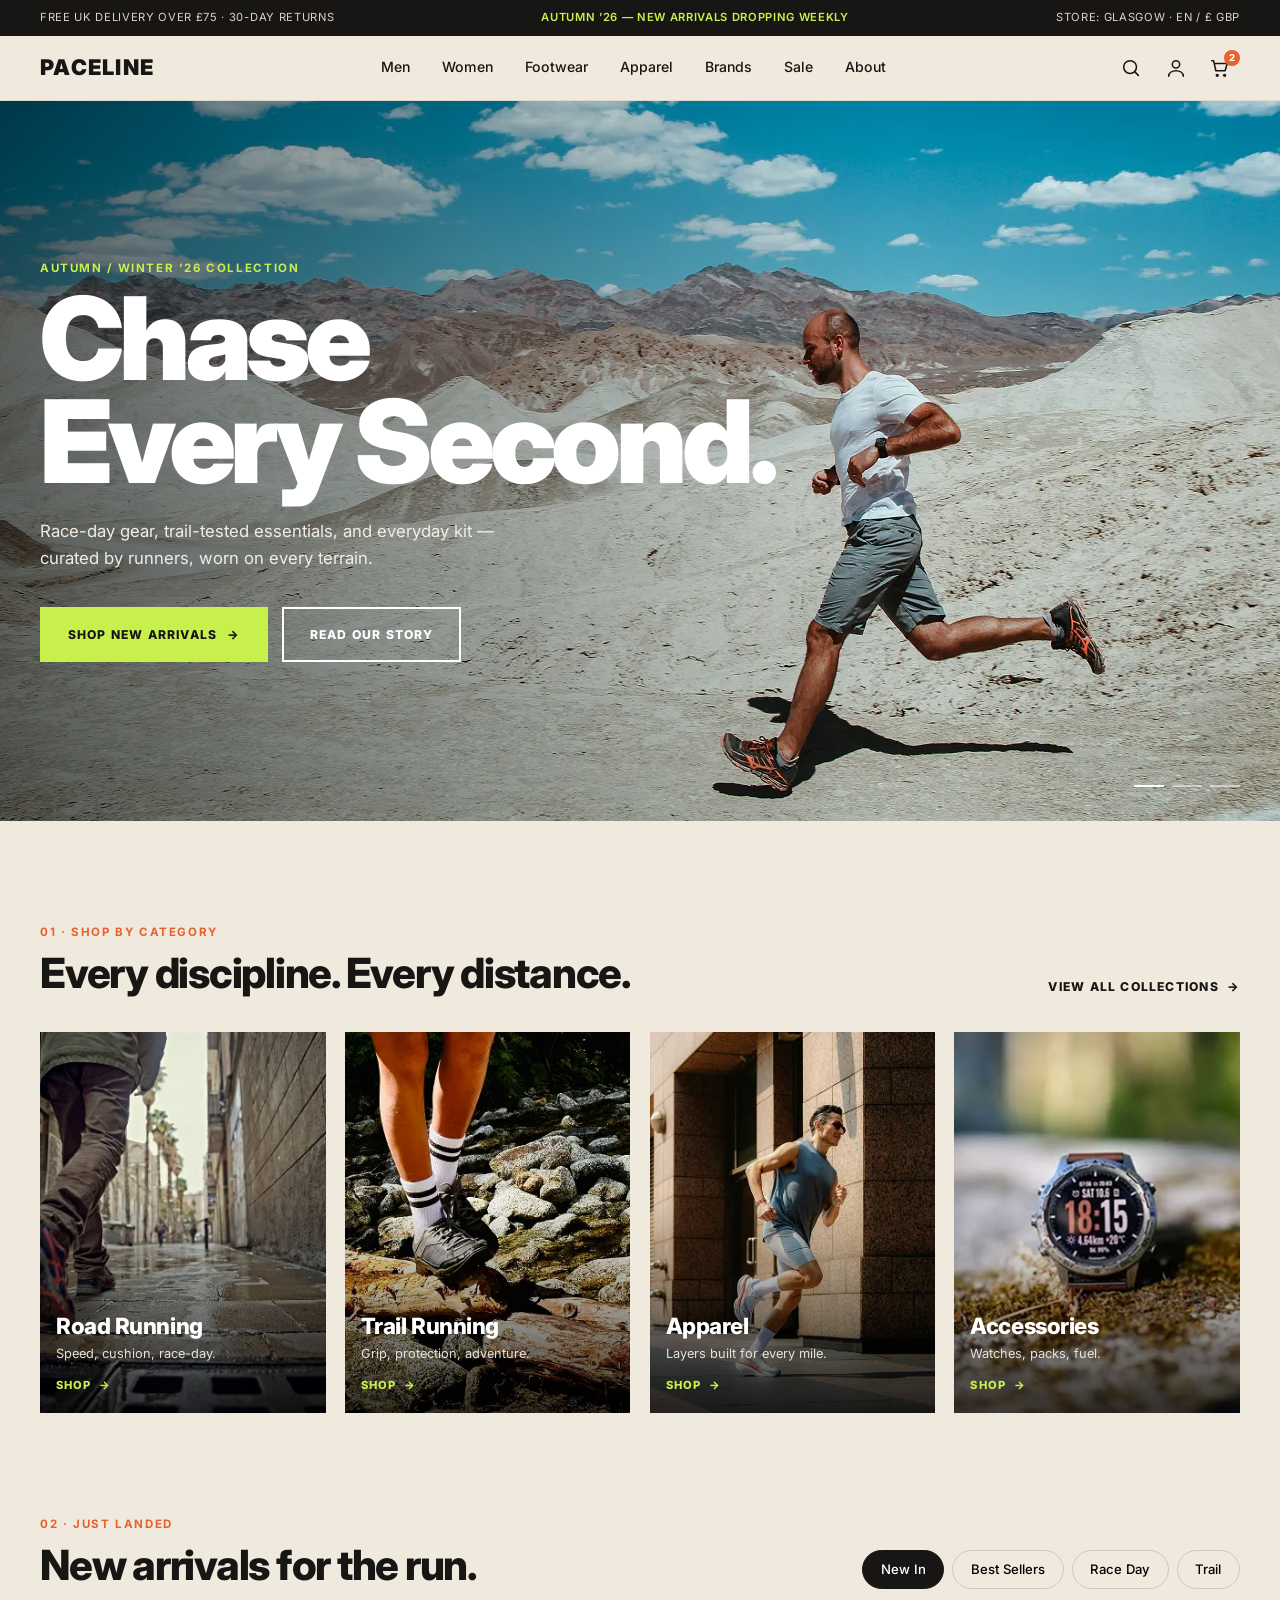
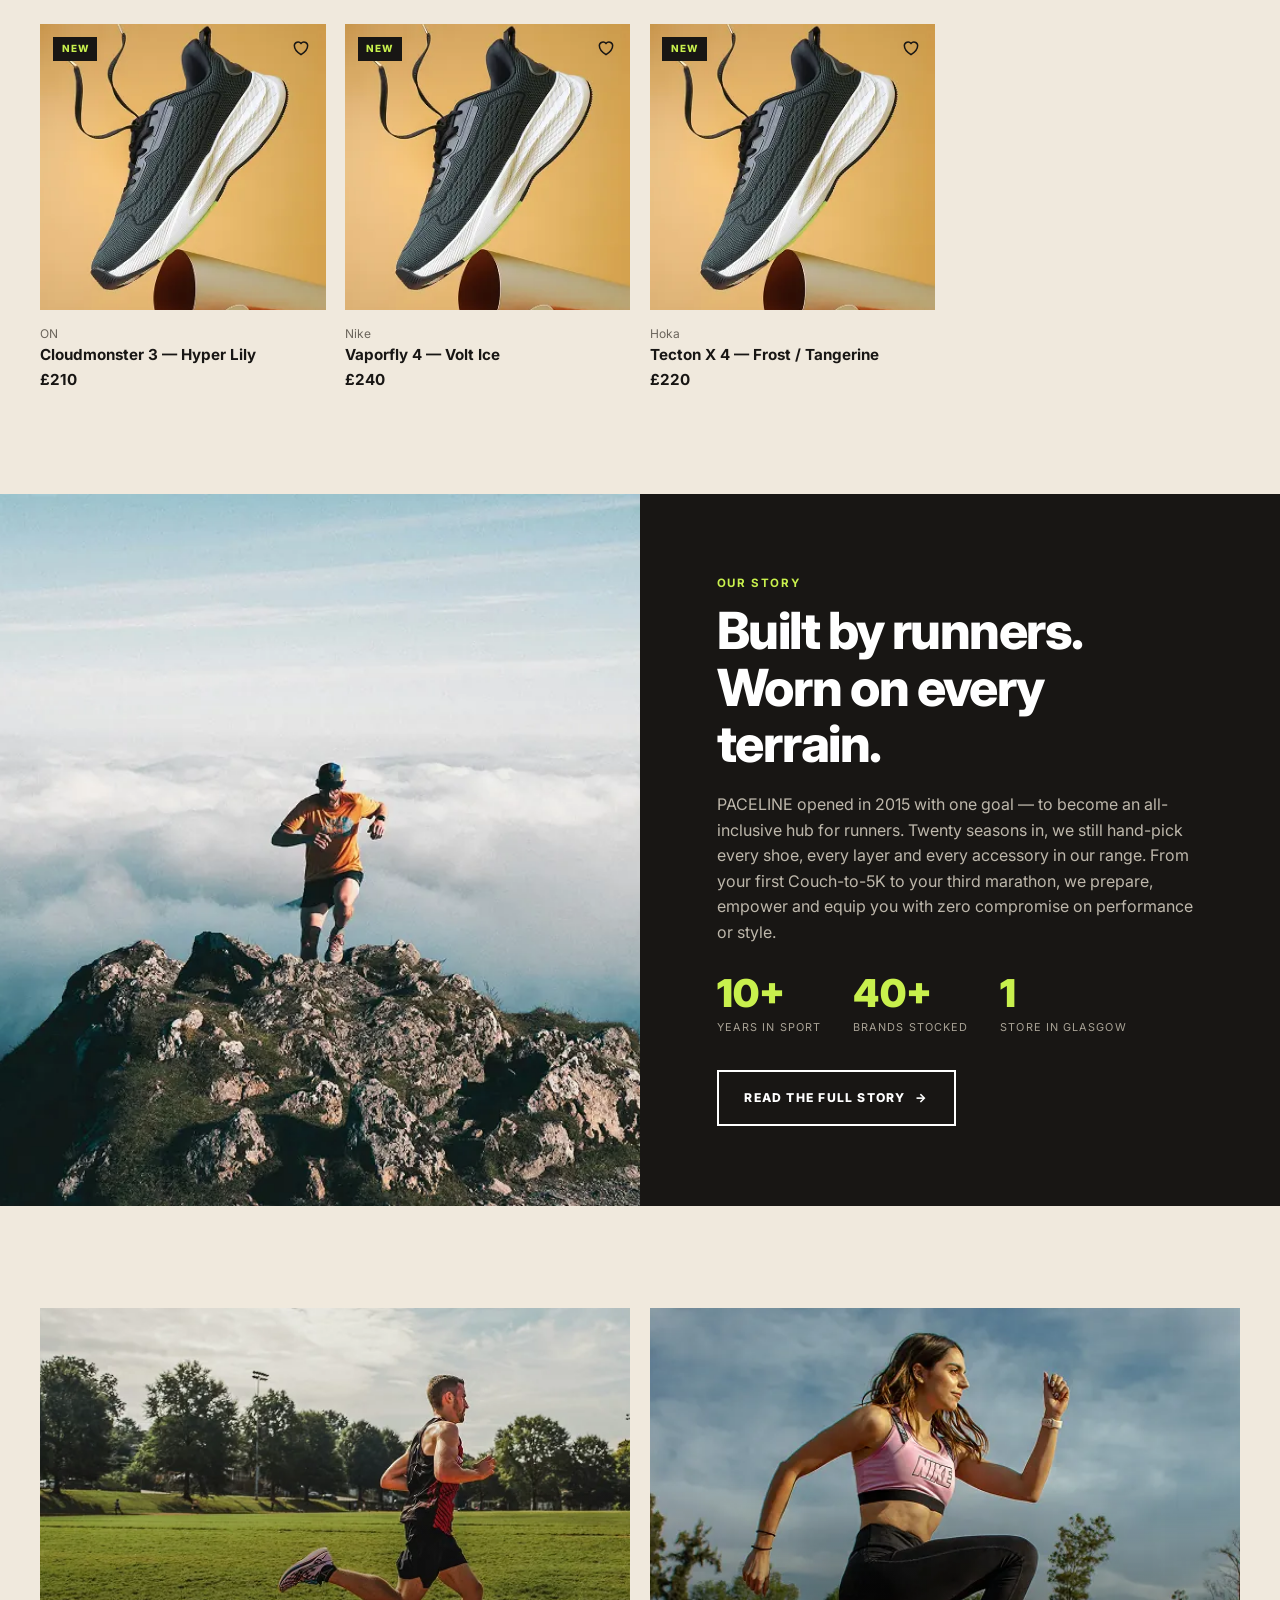
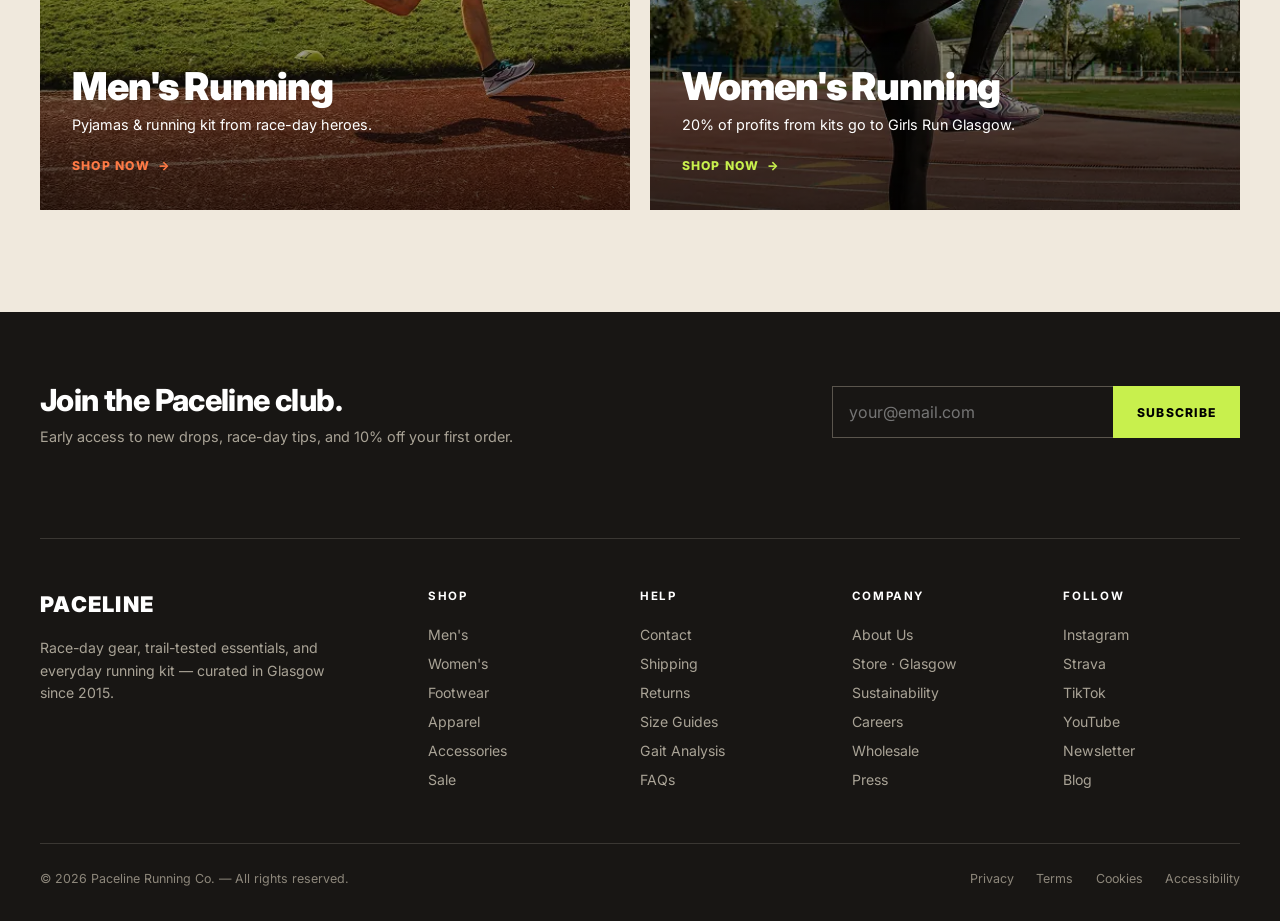
<file: index.html>
<!DOCTYPE html>
<html lang="en-GB">
<head>
<meta charset="utf-8">
<meta name="viewport" content="width=device-width, initial-scale=1">
<title>Paceline — Running shoes, kit & gear in Glasgow</title>
<meta name="description" content="Race-day gear, trail-tested essentials and everyday kit, curated by runners in Glasgow.">
<link rel="preconnect" href="https://fonts.googleapis.com"><link rel="preconnect" href="https://fonts.gstatic.com" crossorigin>
<link href="https://fonts.googleapis.com/css2?family=Inter:wght@400;500;600;700;800;900&display=swap" rel="stylesheet">
<link rel="stylesheet" href="css/styles.css">
</head>
<body>
<a class="skip" href="#main">Skip to content</a>
<div class="topbar"><div class="wrap"><span>Free UK delivery over £75 · 30-day returns</span><span class="promo">Autumn ’26 — new arrivals dropping weekly</span><span>Store: Glasgow · EN / £ GBP</span></div></div>
<header class="header"><div class="wrap">
<a class="logo" href="index.html" aria-label="Paceline home">PACELINE</a>
<nav class="nav" id="nav" aria-label="Main"><a href="men.html">Men</a><a href="women.html">Women</a><a href="footwear.html">Footwear</a><a href="apparel.html">Apparel</a><a href="brands.html">Brands</a><a href="sale.html">Sale</a><a href="about.html">About</a></nav>
<div class="icons">
<button class="icon-btn" aria-label="Search"><svg viewBox="0 0 24 24" aria-hidden="true"><circle cx="11" cy="11" r="7"/><path d="m20 20-3.5-3.5"/></svg></button>
<button class="icon-btn" aria-label="Account"><svg viewBox="0 0 24 24" aria-hidden="true"><circle cx="12" cy="8" r="4"/><path d="M4 21c0-4 4-6 8-6s8 2 8 6"/></svg></button>
<button class="icon-btn" aria-label="Basket, 2 items"><svg viewBox="0 0 24 24" aria-hidden="true"><path d="M3 4h2l2.5 11h10L20 7H6"/><circle cx="9" cy="20" r="1"/><circle cx="17" cy="20" r="1"/></svg><span class="badge">2</span></button>
<button class="icon-btn menu-btn" aria-label="Menu" aria-expanded="false" aria-controls="nav"><svg viewBox="0 0 24 24" aria-hidden="true"><path d="M4 7h16M4 12h16M4 17h16"/></svg></button>
</div></div></header>
<main id="main">
<section class="hero" aria-label="Featured collection">
<img src="assets/img/hero.webp" width="1440" height="720" alt="A runner striding across a desert ridge under a blue sky" fetchpriority="high">
<div class="wrap"><p class="kicker fade">Autumn / Winter ’26 collection</p><h1 class="fade">Chase<br>Every Second.</h1>
<p class="lead fade">Race-day gear, trail-tested essentials, and everyday kit — curated by runners, worn on every terrain.</p>
<div class="hero-actions"><a class="btn btn-lime" href="#arrivals">Shop new arrivals <span aria-hidden="true">→</span></a><a class="btn btn-ghost" href="about.html">Read our story</a></div></div>
<div class="dots" role="group" aria-label="Hero slides"><button aria-label="Slide 1" aria-current="true"></button><button aria-label="Slide 2" aria-current="false"></button><button aria-label="Slide 3" aria-current="false"></button></div>
</section>
<section><div class="wrap">
<div class="head"><div><p class="kicker">01 · Shop by category</p><h2 class="h2">Every discipline. Every distance.</h2></div><a class="link" href="footwear.html">View all collections <span aria-hidden="true">→</span></a></div>
<div class="grid4"><a class="tile" href="footwear.html"><img src="assets/img/cat1.webp" width="313" height="420" alt="" loading="lazy"><div><h3>Road Running</h3><p>Speed, cushion, race-day.</p><span class="link">Shop <span aria-hidden="true">→</span></span></div></a><a class="tile" href="footwear.html"><img src="assets/img/cat2.webp" width="313" height="420" alt="" loading="lazy"><div><h3>Trail Running</h3><p>Grip, protection, adventure.</p><span class="link">Shop <span aria-hidden="true">→</span></span></div></a><a class="tile" href="apparel.html"><img src="assets/img/cat3.webp" width="313" height="420" alt="" loading="lazy"><div><h3>Apparel</h3><p>Layers built for every mile.</p><span class="link">Shop <span aria-hidden="true">→</span></span></div></a><a class="tile" href="apparel.html"><img src="assets/img/cat4.webp" width="313" height="420" alt="" loading="lazy"><div><h3>Accessories</h3><p>Watches, packs, fuel.</p><span class="link">Shop <span aria-hidden="true">→</span></span></div></a></div></div></section>
<section id="arrivals" style="padding-top:0"><div class="wrap">
<div class="head"><div><p class="kicker">02 · Just landed</p><h2 class="h2">New arrivals for the run.</h2></div>
<div class="chips" role="group" aria-label="Filter arrivals"><button class="chip" data-filter="new" aria-pressed="true">New In</button><button class="chip" data-filter="best" aria-pressed="false">Best Sellers</button><button class="chip" data-filter="race" aria-pressed="false">Race Day</button><button class="chip" data-filter="trail" aria-pressed="false">Trail</button></div></div>
<ul class="grid4"><li class="product" data-tags="new best road"><div class="pic"><img src="assets/img/shoe.webp" width="313" height="340" alt="Dark grey running shoe on an orange backdrop" loading="lazy"><span class="tag">NEW</span><button class="heart" aria-pressed="false" aria-label="Save Cloudmonster 3 — Hyper Lily"><svg viewBox="0 0 24 24" aria-hidden="true"><path d="M12 20s-8-5-8-11a4.5 4.5 0 0 1 8-2.5A4.5 4.5 0 0 1 20 9c0 6-8 11-8 11Z"/></svg></button></div><p class="brand">ON</p><h3>Cloudmonster 3 — Hyper Lily</h3><p class="price">£210</p></li><li class="product" data-tags="new race road"><div class="pic"><img src="assets/img/shoe.webp" width="313" height="340" alt="Dark grey running shoe on an orange backdrop" loading="lazy"><span class="tag">NEW</span><button class="heart" aria-pressed="false" aria-label="Save Vaporfly 4 — Volt Ice"><svg viewBox="0 0 24 24" aria-hidden="true"><path d="M12 20s-8-5-8-11a4.5 4.5 0 0 1 8-2.5A4.5 4.5 0 0 1 20 9c0 6-8 11-8 11Z"/></svg></button></div><p class="brand">Nike</p><h3>Vaporfly 4 — Volt Ice</h3><p class="price">£240</p></li><li class="product" data-tags="new best trail"><div class="pic"><img src="assets/img/shoe.webp" width="313" height="340" alt="Dark grey running shoe on an orange backdrop" loading="lazy"><span class="tag">NEW</span><button class="heart" aria-pressed="false" aria-label="Save Tecton X 4 — Frost / Tangerine"><svg viewBox="0 0 24 24" aria-hidden="true"><path d="M12 20s-8-5-8-11a4.5 4.5 0 0 1 8-2.5A4.5 4.5 0 0 1 20 9c0 6-8 11-8 11Z"/></svg></button></div><p class="brand">Hoka</p><h3>Tecton X 4 — Frost / Tangerine</h3><p class="price">£220</p></li><li class="product" data-tags="best race" hidden><div class="pic"><img src="assets/img/shoe.webp" width="313" height="340" alt="Dark grey running shoe on an orange backdrop" loading="lazy"><span class="tag sale">SALE</span><button class="heart" aria-pressed="false" aria-label="Save Megablast — White / Orange Glow"><svg viewBox="0 0 24 24" aria-hidden="true"><path d="M12 20s-8-5-8-11a4.5 4.5 0 0 1 8-2.5A4.5 4.5 0 0 1 20 9c0 6-8 11-8 11Z"/></svg></button></div><p class="brand">Asics</p><h3>Megablast — White / Orange Glow</h3><p class="price">£210</p></li></ul></div></section>
<section class="split"><img src="assets/img/story.webp" width="720" height="620" alt="A trail runner on a rocky summit above the clouds" loading="lazy">
<div class="copy"><div><p class="kicker">Our story</p><h2 class="h2" style="font-size:clamp(2rem,4.5vw,3.2rem)">Built by runners.<br>Worn on every terrain.</h2>
<p class="body">PACELINE opened in 2015 with one goal — to become an all-inclusive hub for runners. Twenty seasons in, we still hand-pick every shoe, every layer and every accessory in our range. From your first Couch-to-5K to your third marathon, we prepare, empower and equip you with zero compromise on performance or style.</p>
<div class="stats"><div><strong>10+</strong><span>Years in sport</span></div><div><strong>40+</strong><span>Brands stocked</span></div><div><strong>1</strong><span>Store in Glasgow</span></div></div>
<a class="btn btn-ghost" href="about.html">Read the full story <span aria-hidden="true">→</span></a></div></div></section>
<section><div class="wrap grid2">
<a class="feature men" href="men.html"><img src="assets/img/men.webp" width="644" height="480" alt="A man in a black vest running on a track" loading="lazy"><div><h3>Men's Running</h3><p>Pyjamas &amp; running kit from race-day heroes.</p><span class="link">Shop now <span aria-hidden="true">→</span></span></div></a>
<a class="feature" href="women.html"><img src="assets/img/women.webp" width="643" height="480" alt="A woman in a pink sports bra running on a track" loading="lazy"><div><h3>Women's Running</h3><p>20% of profits from kits go to Girls Run Glasgow.</p><span class="link">Shop now <span aria-hidden="true">→</span></span></div></a>
</div></section>
</main>
<footer class="footer"><div class="wrap">
<div class="news"><div><h2>Join the Paceline club.</h2><p>Early access to new drops, race-day tips, and 10% off your first order.</p></div>
<form novalidate><label class="sr" for="email">Email address</label><input id="email" type="email" placeholder="your@email.com" autocomplete="email"><button>Subscribe</button></form>
<p class="msg" role="status"></p></div>
<div class="cols"><div class="about"><span class="logo">PACELINE</span>Race-day gear, trail-tested essentials, and everyday running kit — curated in Glasgow since 2015.</div>
<div><h3>Shop</h3><a href="men.html">Men's</a><a href="women.html">Women's</a><a href="footwear.html">Footwear</a><a href="apparel.html">Apparel</a><a href="apparel.html">Accessories</a><a href="sale.html">Sale</a></div><div><h3>Help</h3><a href="#">Contact</a><a href="#">Shipping</a><a href="#">Returns</a><a href="#">Size Guides</a><a href="#">Gait Analysis</a><a href="#">FAQs</a></div><div><h3>Company</h3><a href="about.html">About Us</a><a href="#">Store · Glasgow</a><a href="#">Sustainability</a><a href="#">Careers</a><a href="#">Wholesale</a><a href="#">Press</a></div><div><h3>Follow</h3><a href="#">Instagram</a><a href="#">Strava</a><a href="#">TikTok</a><a href="#">YouTube</a><a href="#">Newsletter</a><a href="#">Blog</a></div></div>
<div class="legal"><span>© 2026 Paceline Running Co. — All rights reserved.</span><ul><li><a href="#">Privacy</a></li><li><a href="#">Terms</a></li><li><a href="#">Cookies</a></li><li><a href="#">Accessibility</a></li></ul></div>
</div></footer>
<script src="js/main.js" defer></script>
</body></html>
</file>
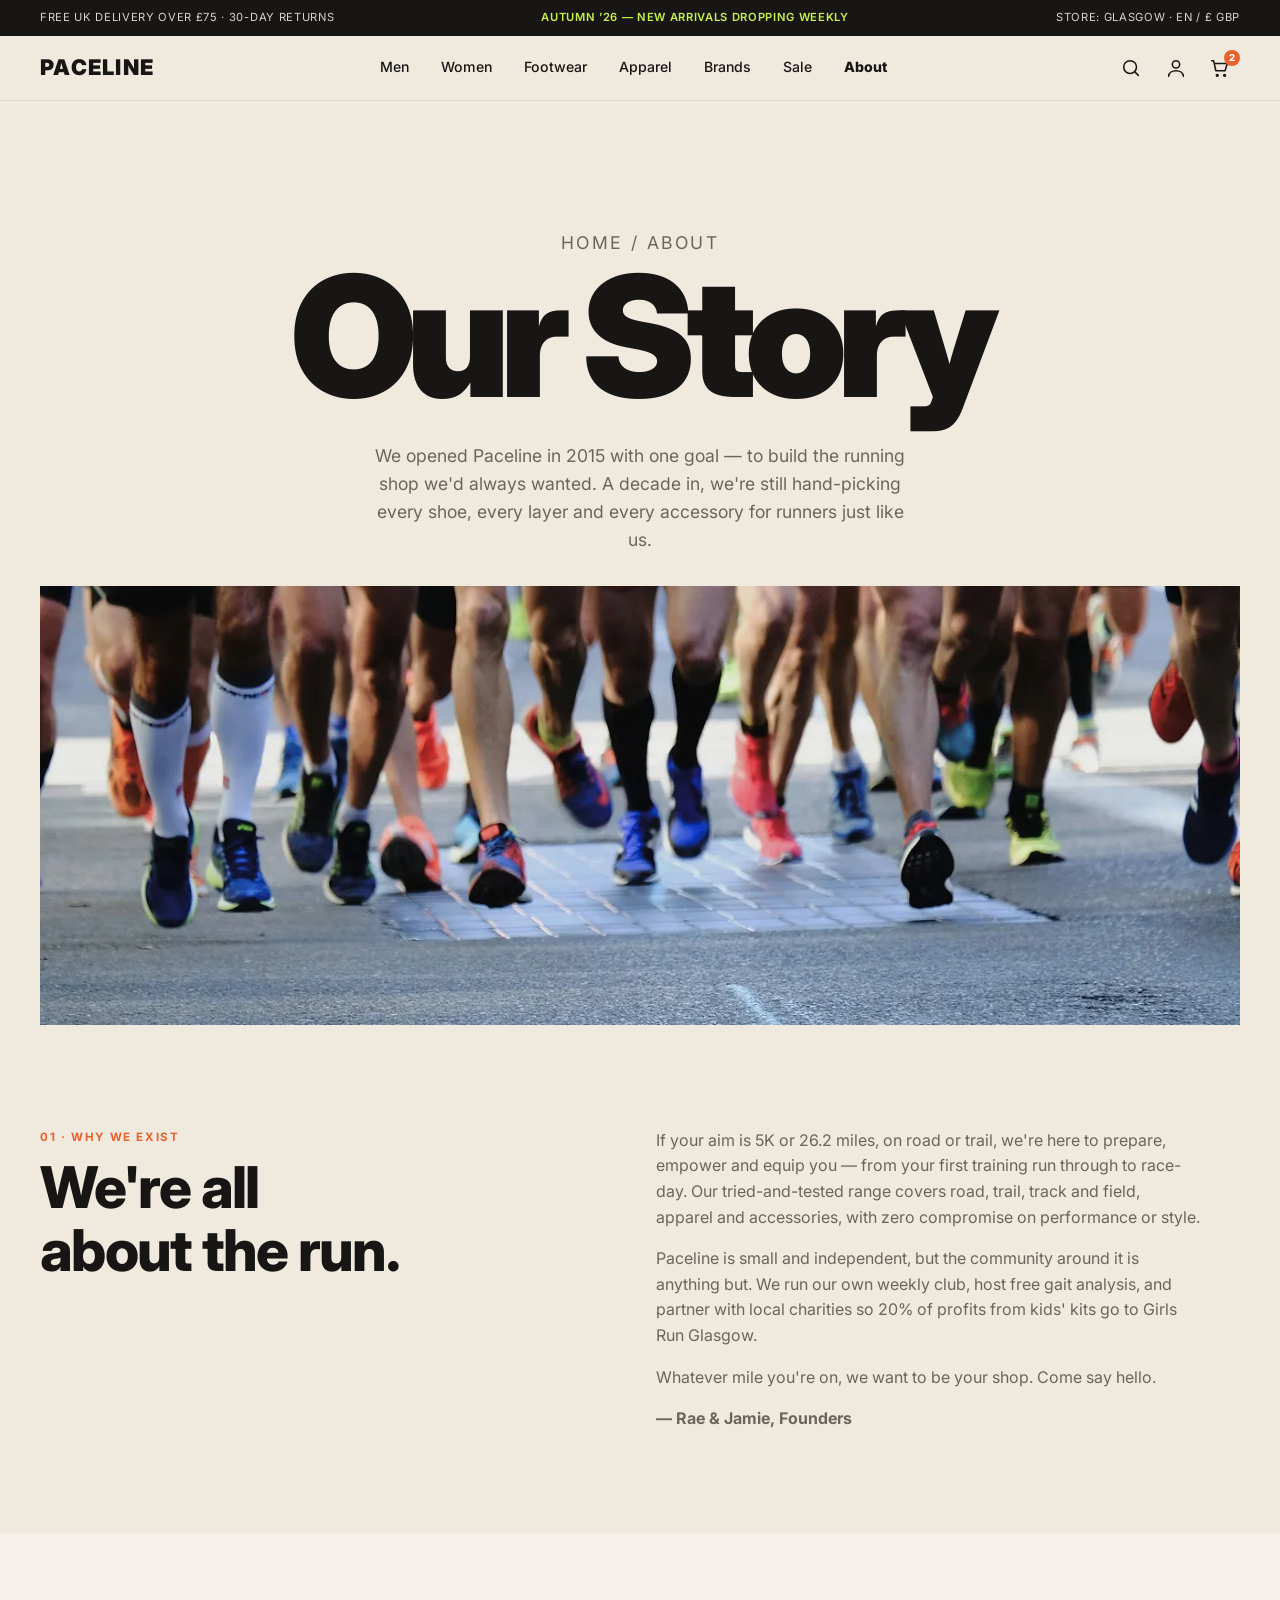
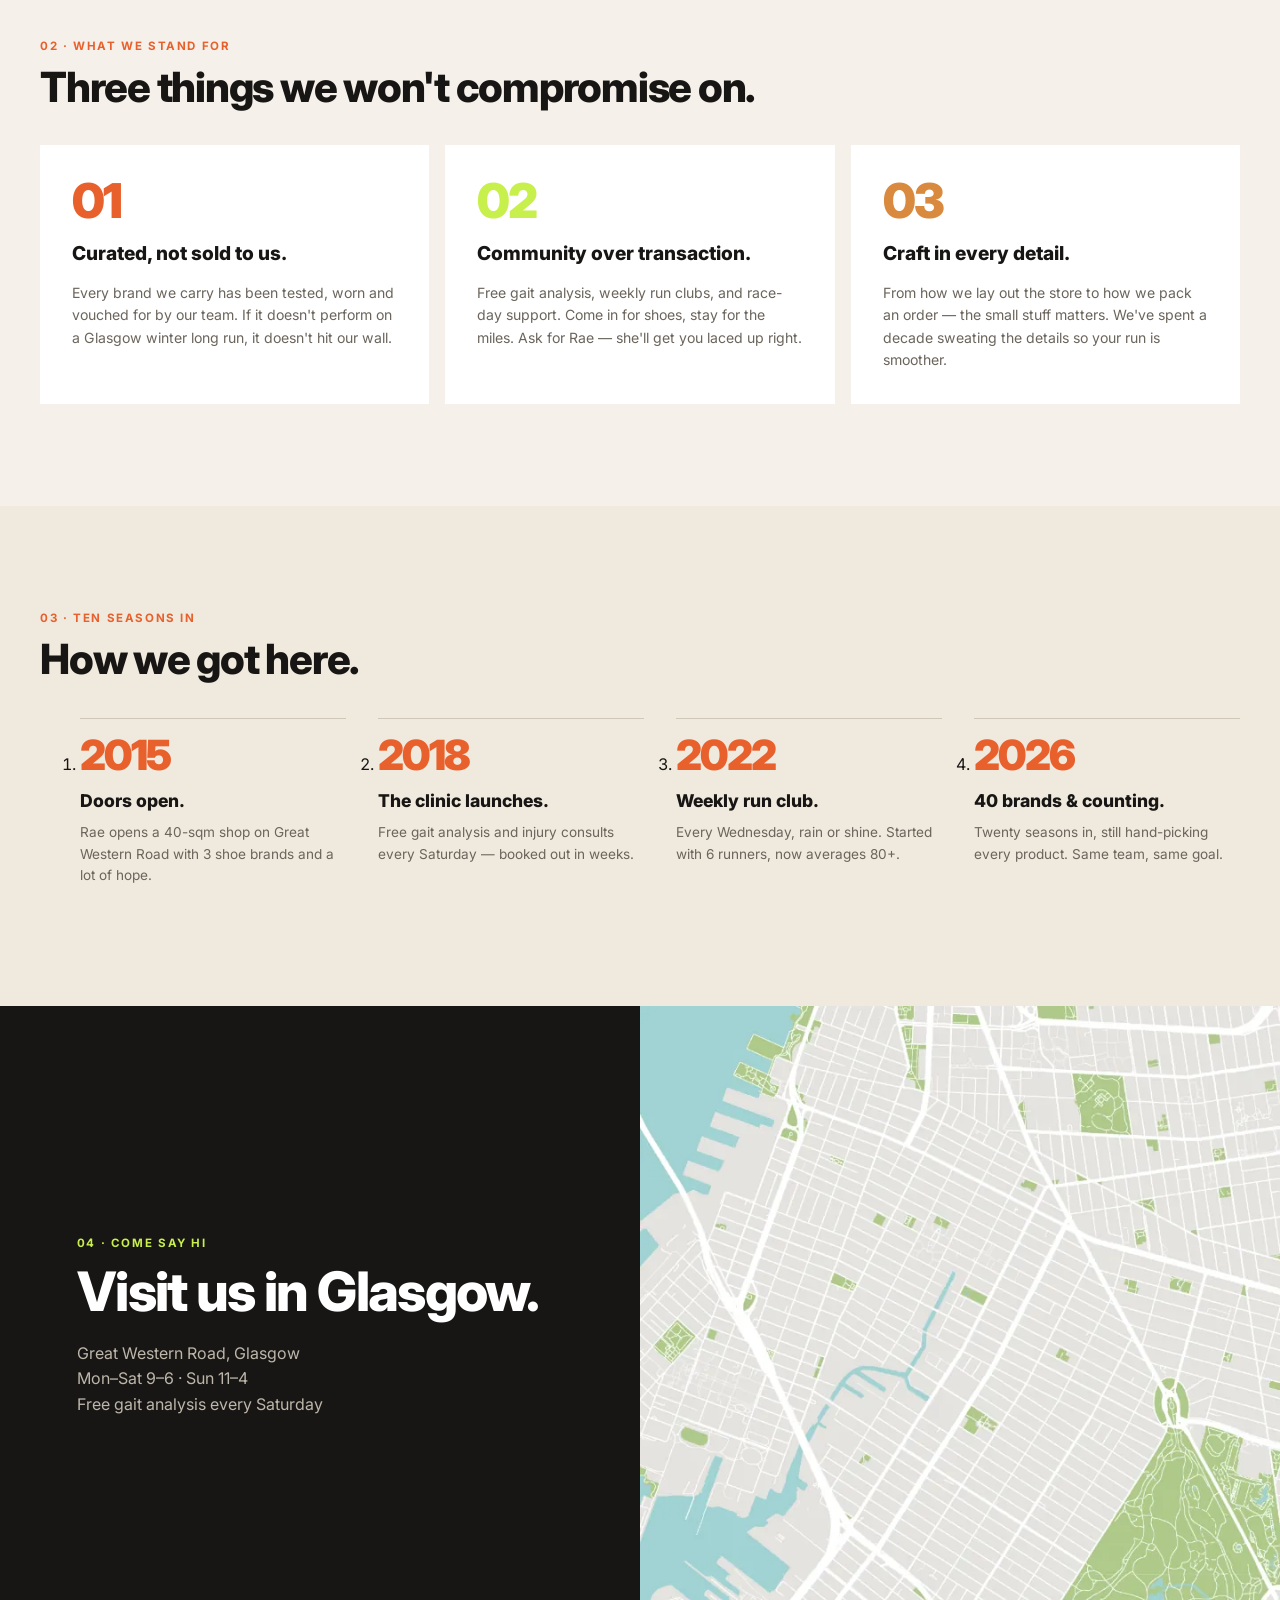
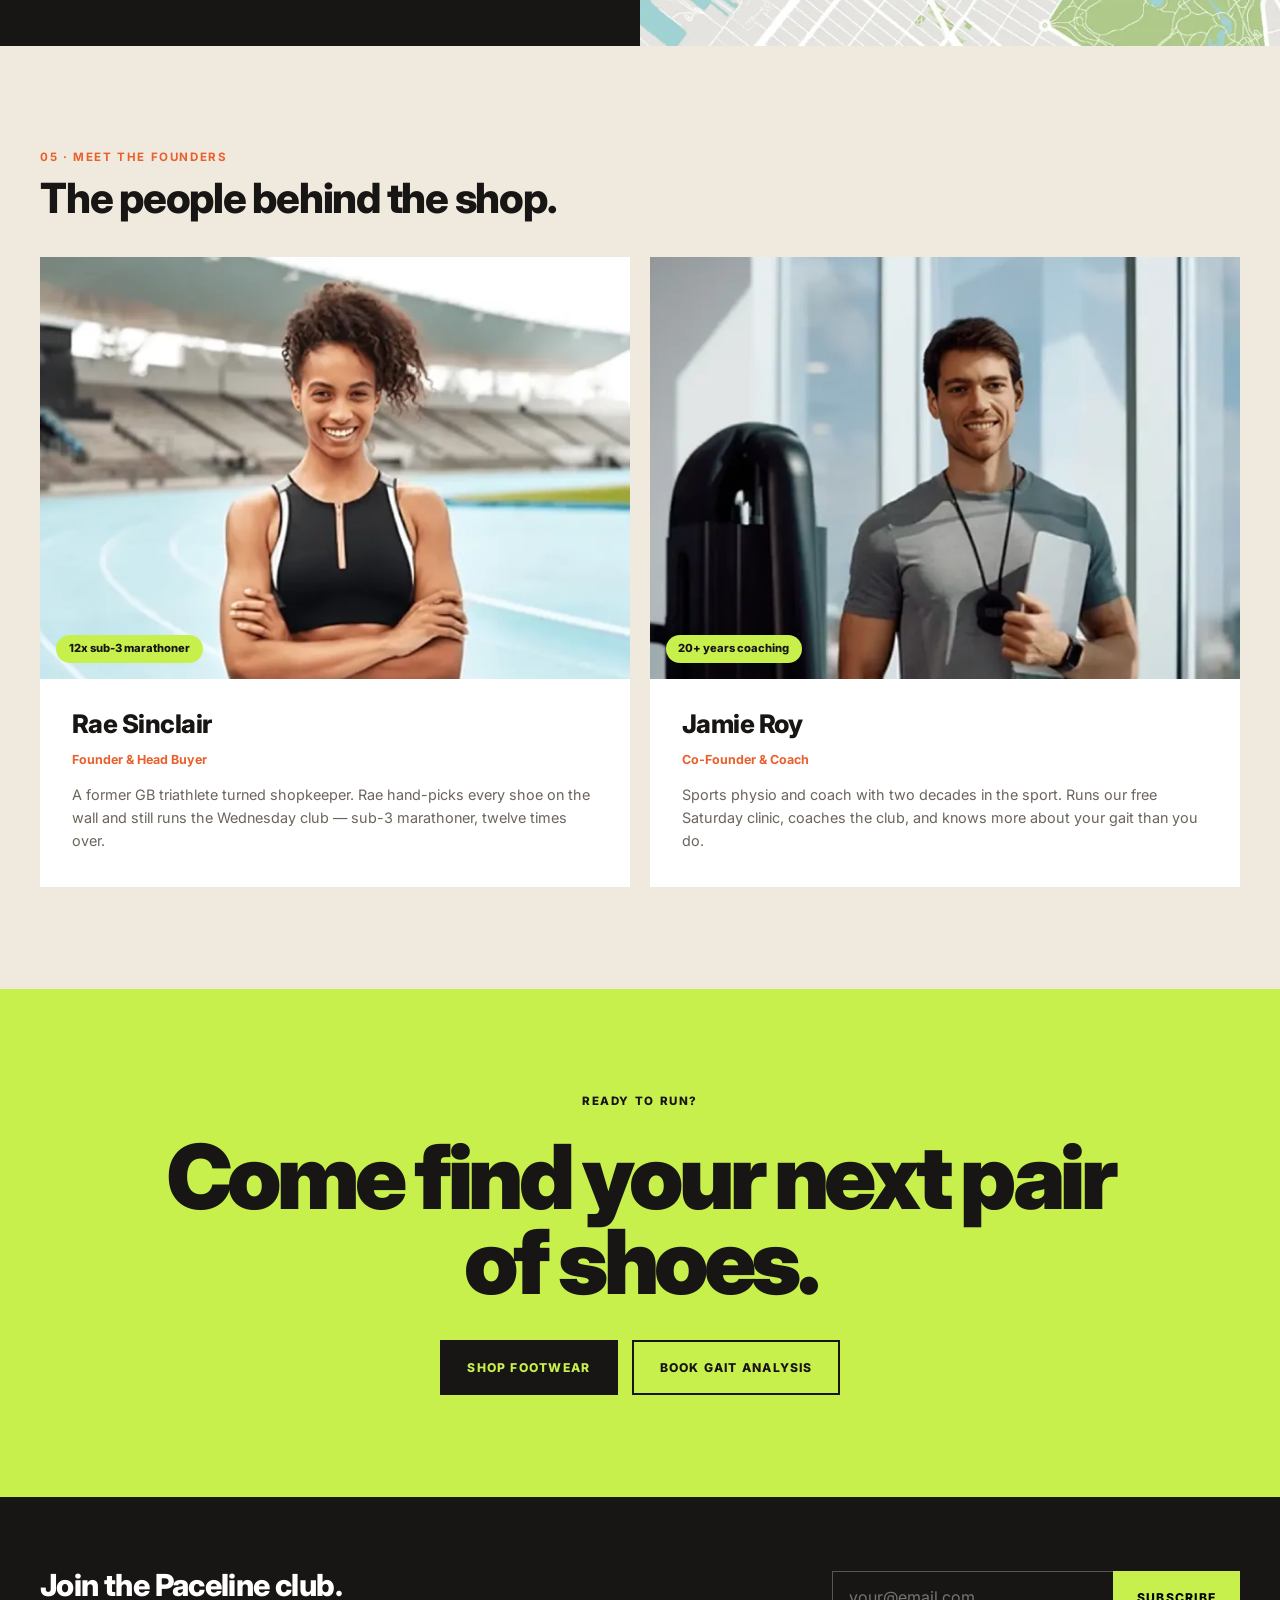
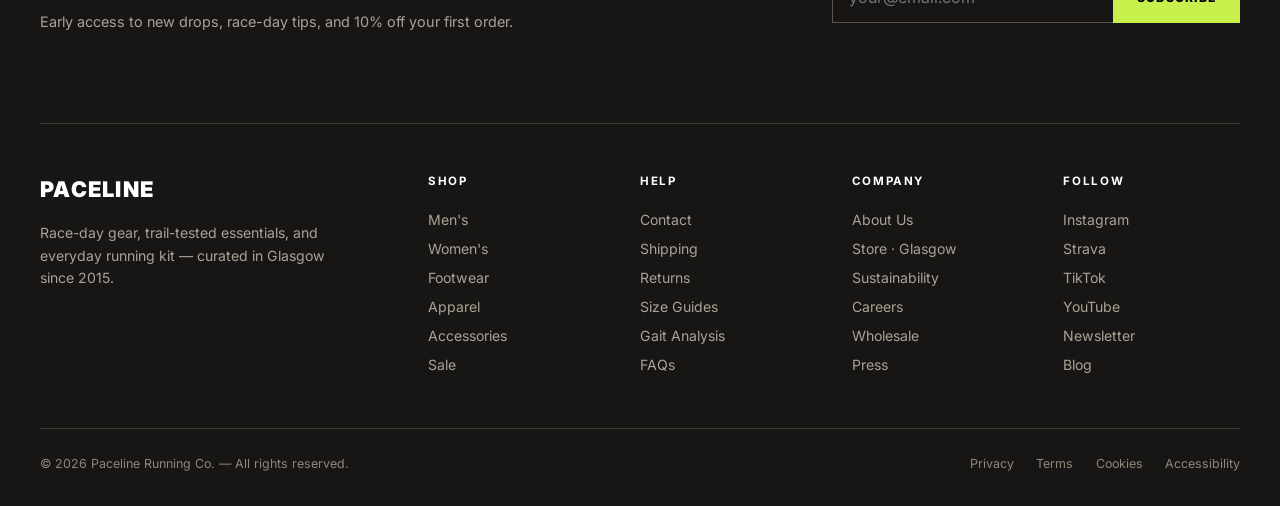
<file: about.html>
<!DOCTYPE html>
<html lang="en-GB">
<head>
<meta charset="utf-8">
<meta name="viewport" content="width=device-width, initial-scale=1">
<title>Our Story — Paceline</title>
<meta name="description" content="How two Glasgow runners built the running shop they always wanted.">
<link rel="preconnect" href="https://fonts.googleapis.com"><link rel="preconnect" href="https://fonts.gstatic.com" crossorigin>
<link href="https://fonts.googleapis.com/css2?family=Inter:wght@400;500;600;700;800;900&display=swap" rel="stylesheet">
<link rel="stylesheet" href="css/styles.css">
</head>
<body>
<a class="skip" href="#main">Skip to content</a>
<div class="topbar"><div class="wrap"><span>Free UK delivery over £75 · 30-day returns</span><span class="promo">Autumn ’26 — new arrivals dropping weekly</span><span>Store: Glasgow · EN / £ GBP</span></div></div>
<header class="header"><div class="wrap">
<a class="logo" href="index.html" aria-label="Paceline home">PACELINE</a>
<nav class="nav" id="nav" aria-label="Main"><a href="men.html">Men</a><a href="women.html">Women</a><a href="footwear.html">Footwear</a><a href="apparel.html">Apparel</a><a href="brands.html">Brands</a><a href="sale.html">Sale</a><a href="about.html" aria-current="page">About</a></nav>
<div class="icons">
<button class="icon-btn" aria-label="Search"><svg viewBox="0 0 24 24" aria-hidden="true"><circle cx="11" cy="11" r="7"/><path d="m20 20-3.5-3.5"/></svg></button>
<button class="icon-btn" aria-label="Account"><svg viewBox="0 0 24 24" aria-hidden="true"><circle cx="12" cy="8" r="4"/><path d="M4 21c0-4 4-6 8-6s8 2 8 6"/></svg></button>
<button class="icon-btn" aria-label="Basket, 2 items"><svg viewBox="0 0 24 24" aria-hidden="true"><path d="M3 4h2l2.5 11h10L20 7H6"/><circle cx="9" cy="20" r="1"/><circle cx="17" cy="20" r="1"/></svg><span class="badge">2</span></button>
<button class="icon-btn menu-btn" aria-label="Menu" aria-expanded="false" aria-controls="nav"><svg viewBox="0 0 24 24" aria-hidden="true"><path d="M4 7h16M4 12h16M4 17h16"/></svg></button>
</div></div></header>
<main id="main">
<section class="page-head"><div class="wrap"><p class="crumb"><a href="index.html">Home</a> / About</p><h1>Our Story</h1>
<p>We opened Paceline in 2015 with one goal — to build the running shop we'd always wanted. A decade in, we're still hand-picking every shoe, every layer and every accessory for runners just like us.</p></div></section>
<div class="wrap"><img class="banner" src="assets/img/joggers.webp" width="1312" height="480" alt="A pack of runners in colourful shoes at a road race" fetchpriority="high"></div>
<section><div class="wrap why"><div><p class="kicker">01 · Why we exist</p><h2 class="h2" style="font-size:clamp(2.4rem,5vw,3.6rem)">We're all<br>about the run.</h2></div>
<div class="body"><p>If your aim is 5K or 26.2 miles, on road or trail, we're here to prepare, empower and equip you — from your first training run through to race-day. Our tried-and-tested range covers road, trail, track and field, apparel and accessories, with zero compromise on performance or style.</p>
<p>Paceline is small and independent, but the community around it is anything but. We run our own weekly club, host free gait analysis, and partner with local charities so 20% of profits from kids' kits go to Girls Run Glasgow.</p><p>Whatever mile you're on, we want to be your shop. Come say hello.</p><p class="sign">— Rae &amp; Jamie, Founders</p></div></div></section>
<section class="values"><div class="wrap"><p class="kicker">02 · What we stand for</p><h2 class="h2" style="margin-bottom:2.2rem">Three things we won't compromise on.</h2>
<ul class="cards"><li class="card"><p class="n" style="color:var(--orange)">01</p><h3>Curated, not sold to us.</h3><p>Every brand we carry has been tested, worn and vouched for by our team. If it doesn't perform on a Glasgow winter long run, it doesn't hit our wall.</p></li><li class="card"><p class="n" style="color:var(--lime)">02</p><h3>Community over transaction.</h3><p>Free gait analysis, weekly run clubs, and race-day support. Come in for shoes, stay for the miles. Ask for Rae — she'll get you laced up right.</p></li><li class="card"><p class="n" style="color:var(--ochre)">03</p><h3>Craft in every detail.</h3><p>From how we lay out the store to how we pack an order — the small stuff matters. We've spent a decade sweating the details so your run is smoother.</p></li></ul></div></section>
<section><div class="wrap"><p class="kicker">03 · Ten seasons in</p><h2 class="h2" style="margin-bottom:2.2rem">How we got here.</h2><ol class="timeline"><li><p class="y">2015</p><h3>Doors open.</h3><p>Rae opens a 40-sqm shop on Great Western Road with 3 shoe brands and a lot of hope.</p></li><li><p class="y">2018</p><h3>The clinic launches.</h3><p>Free gait analysis and injury consults every Saturday — booked out in weeks.</p></li><li><p class="y">2022</p><h3>Weekly run club.</h3><p>Every Wednesday, rain or shine. Started with 6 runners, now averages 80+.</p></li><li><p class="y">2026</p><h3>40 brands & counting.</h3><p>Twenty seasons in, still hand-picking every product. Same team, same goal.</p></li></ol></div></section>
<section class="split visit"><div class="copy" style="display:flex;align-items:center"><div><p class="kicker">04 · Come say hi</p><h2>Visit us in Glasgow.</h2><address>Great Western Road, Glasgow<br>Mon–Sat 9–6 · Sun 11–4<br>Free gait analysis every Saturday</address></div></div>
<img src="assets/img/map.webp" width="720" height="720" alt="Map with a marker showing the Paceline store location" loading="lazy"></section>
<section><div class="wrap"><p class="kicker">05 · Meet the founders</p><h2 class="h2" style="margin-bottom:2.2rem">The people behind the shop.</h2><ul class="founders"><li class="person"><div class="pic"><img src="assets/img/rae.webp" width="644" height="460" alt="Rae Sinclair, Founder and Head Buyer" loading="lazy"><span class="pill">12x sub-3 marathoner</span></div><div class="txt"><h3>Rae Sinclair</h3><p class="role">Founder &amp; Head Buyer</p><p>A former GB triathlete turned shopkeeper. Rae hand-picks every shoe on the wall and still runs the Wednesday club — sub-3 marathoner, twelve times over.</p></div></li><li class="person"><div class="pic"><img src="assets/img/jamie.webp" width="644" height="460" alt="Jamie Roy, Co-Founder and Coach" loading="lazy"><span class="pill">20+ years coaching</span></div><div class="txt"><h3>Jamie Roy</h3><p class="role">Co-Founder &amp; Coach</p><p>Sports physio and coach with two decades in the sport. Runs our free Saturday clinic, coaches the club, and knows more about your gait than you do.</p></div></li></ul></div></section>
<section class="cta"><div class="wrap"><small>Ready to run?</small><h2>Come find your next pair of shoes.</h2><div class="hero-actions"><a class="btn btn-dark" href="footwear.html">Shop footwear</a><a class="btn btn-ghost" href="#">Book gait analysis</a></div></div></section>
</main>
<footer class="footer"><div class="wrap">
<div class="news"><div><h2>Join the Paceline club.</h2><p>Early access to new drops, race-day tips, and 10% off your first order.</p></div>
<form novalidate><label class="sr" for="email">Email address</label><input id="email" type="email" placeholder="your@email.com" autocomplete="email"><button>Subscribe</button></form>
<p class="msg" role="status"></p></div>
<div class="cols"><div class="about"><span class="logo">PACELINE</span>Race-day gear, trail-tested essentials, and everyday running kit — curated in Glasgow since 2015.</div>
<div><h3>Shop</h3><a href="men.html">Men's</a><a href="women.html">Women's</a><a href="footwear.html">Footwear</a><a href="apparel.html">Apparel</a><a href="apparel.html">Accessories</a><a href="sale.html">Sale</a></div><div><h3>Help</h3><a href="#">Contact</a><a href="#">Shipping</a><a href="#">Returns</a><a href="#">Size Guides</a><a href="#">Gait Analysis</a><a href="#">FAQs</a></div><div><h3>Company</h3><a href="about.html">About Us</a><a href="#">Store · Glasgow</a><a href="#">Sustainability</a><a href="#">Careers</a><a href="#">Wholesale</a><a href="#">Press</a></div><div><h3>Follow</h3><a href="#">Instagram</a><a href="#">Strava</a><a href="#">TikTok</a><a href="#">YouTube</a><a href="#">Newsletter</a><a href="#">Blog</a></div></div>
<div class="legal"><span>© 2026 Paceline Running Co. — All rights reserved.</span><ul><li><a href="#">Privacy</a></li><li><a href="#">Terms</a></li><li><a href="#">Cookies</a></li><li><a href="#">Accessibility</a></li></ul></div>
</div></footer>
<script src="js/main.js" defer></script>
</body></html>
</file>
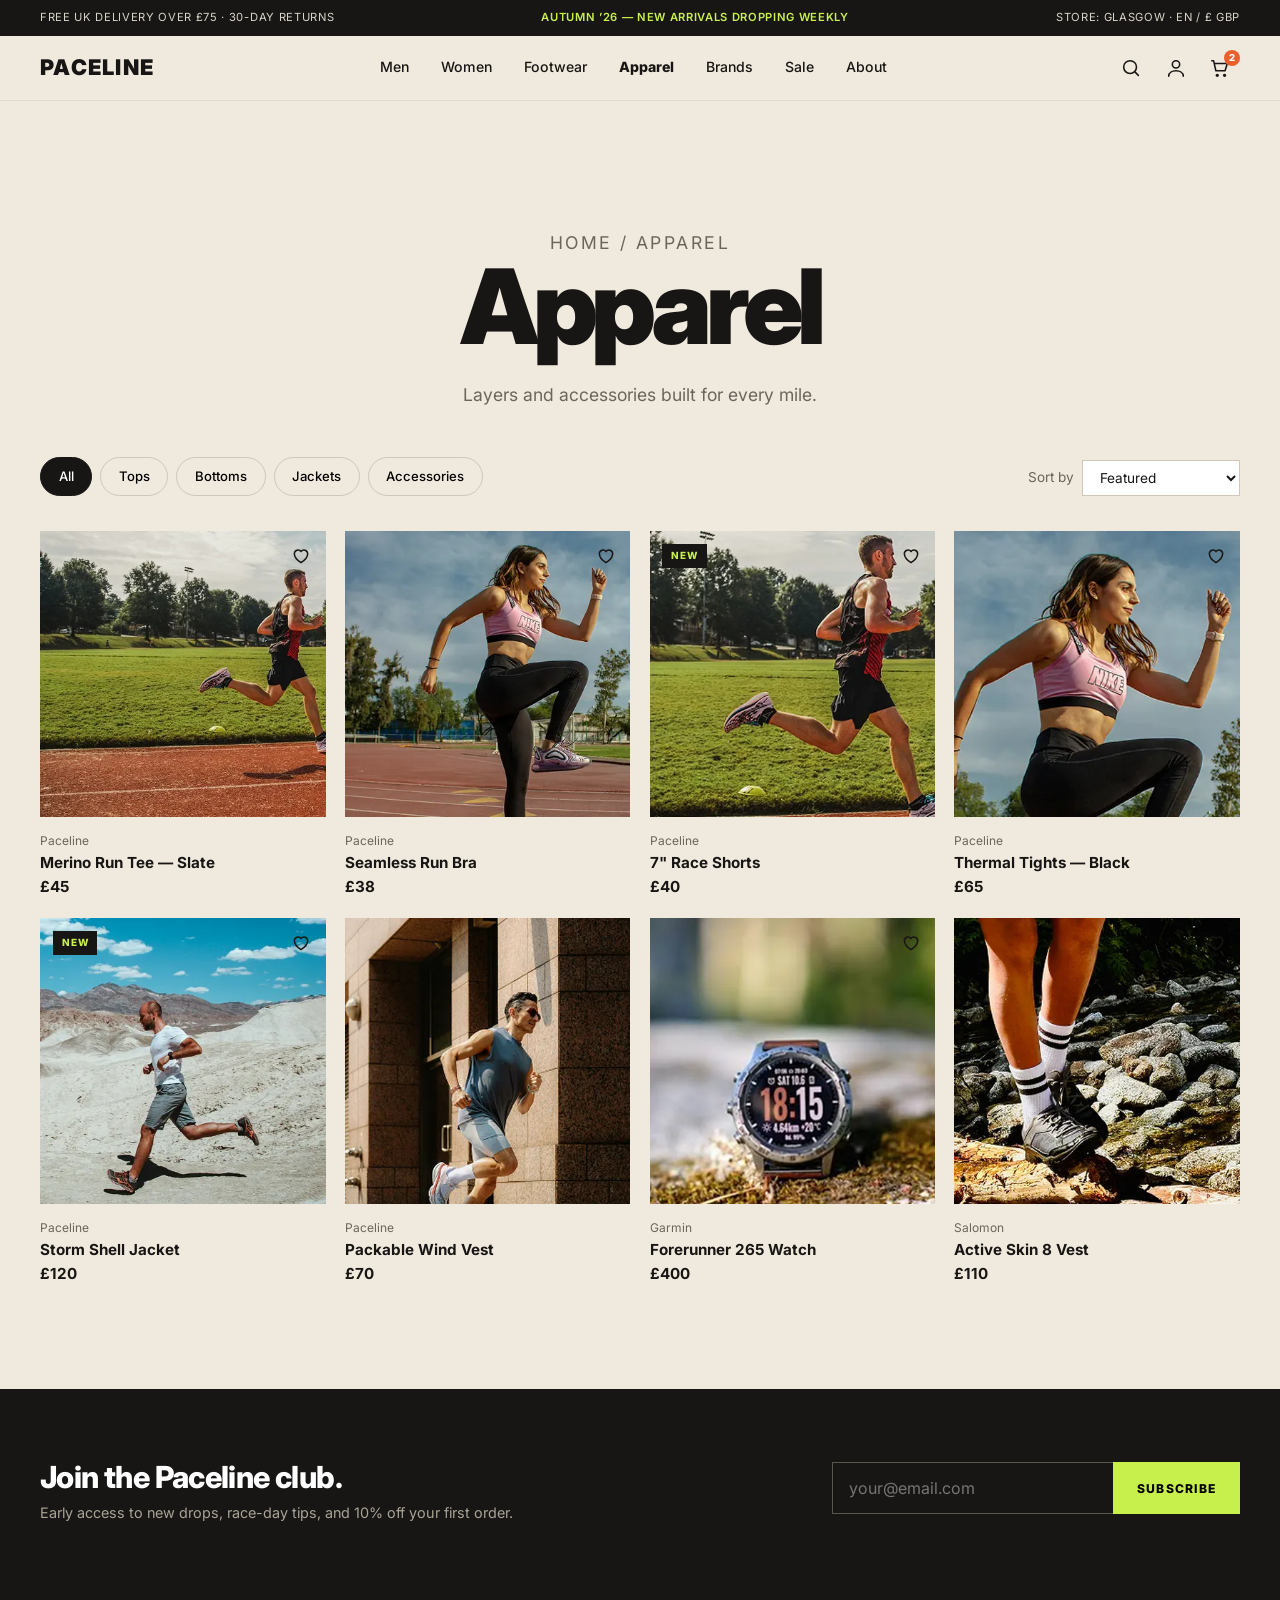
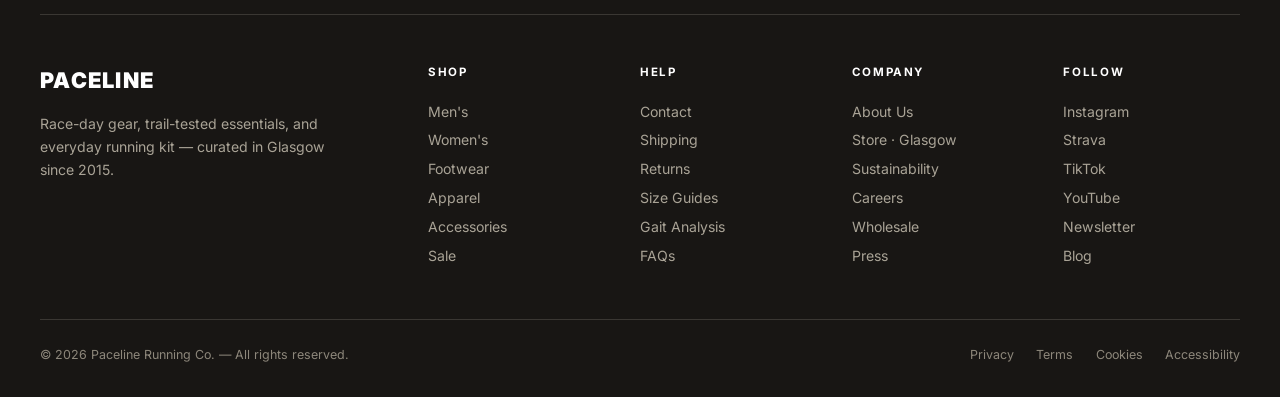
<file: apparel.html>
<!DOCTYPE html>
<html lang="en-GB">
<head>
<meta charset="utf-8">
<meta name="viewport" content="width=device-width, initial-scale=1">
<title>Apparel — Paceline</title>
<meta name="description" content="Layers and accessories built for every mile.">
<link rel="preconnect" href="https://fonts.googleapis.com"><link rel="preconnect" href="https://fonts.gstatic.com" crossorigin>
<link href="https://fonts.googleapis.com/css2?family=Inter:wght@400;500;600;700;800;900&display=swap" rel="stylesheet">
<link rel="stylesheet" href="css/styles.css">
</head>
<body>
<a class="skip" href="#main">Skip to content</a>
<div class="topbar"><div class="wrap"><span>Free UK delivery over £75 · 30-day returns</span><span class="promo">Autumn ’26 — new arrivals dropping weekly</span><span>Store: Glasgow · EN / £ GBP</span></div></div>
<header class="header"><div class="wrap">
<a class="logo" href="index.html" aria-label="Paceline home">PACELINE</a>
<nav class="nav" id="nav" aria-label="Main"><a href="men.html">Men</a><a href="women.html">Women</a><a href="footwear.html">Footwear</a><a href="apparel.html" aria-current="page">Apparel</a><a href="brands.html">Brands</a><a href="sale.html">Sale</a><a href="about.html">About</a></nav>
<div class="icons">
<button class="icon-btn" aria-label="Search"><svg viewBox="0 0 24 24" aria-hidden="true"><circle cx="11" cy="11" r="7"/><path d="m20 20-3.5-3.5"/></svg></button>
<button class="icon-btn" aria-label="Account"><svg viewBox="0 0 24 24" aria-hidden="true"><circle cx="12" cy="8" r="4"/><path d="M4 21c0-4 4-6 8-6s8 2 8 6"/></svg></button>
<button class="icon-btn" aria-label="Basket, 2 items"><svg viewBox="0 0 24 24" aria-hidden="true"><path d="M3 4h2l2.5 11h10L20 7H6"/><circle cx="9" cy="20" r="1"/><circle cx="17" cy="20" r="1"/></svg><span class="badge">2</span></button>
<button class="icon-btn menu-btn" aria-label="Menu" aria-expanded="false" aria-controls="nav"><svg viewBox="0 0 24 24" aria-hidden="true"><path d="M4 7h16M4 12h16M4 17h16"/></svg></button>
</div></div></header>
<main id="main">
<section class="page-head sm"><div class="wrap"><p class="crumb"><a href="index.html">Home</a> / Apparel</p><h1>Apparel</h1><p>Layers and accessories built for every mile.</p></div></section>
<section style="padding-top:1rem"><div class="wrap"><div class="head"><div class="chips" role="group" aria-label="Filter Apparel"><button class="chip" data-filter="all" aria-pressed="true">All</button><button class="chip" data-filter="tops" aria-pressed="false">Tops</button><button class="chip" data-filter="bottoms" aria-pressed="false">Bottoms</button><button class="chip" data-filter="jackets" aria-pressed="false">Jackets</button><button class="chip" data-filter="accessories" aria-pressed="false">Accessories</button></div>
<label class="sort">Sort by <select id="sort"><option value="">Featured</option><option value="asc">Price: low to high</option><option value="desc">Price: high to low</option></select></label></div>
<ul class="grid4" id="grid"><li class="product" data-tags="tops" data-price="45"><div class="pic"><img src="assets/img/p_men_a.webp" width="400" height="400" alt="Merino Run Tee — Slate" loading="lazy"><button class="heart" aria-pressed="false" aria-label="Save Merino Run Tee — Slate"><svg viewBox="0 0 24 24" aria-hidden="true"><path d="M12 20s-8-5-8-11a4.5 4.5 0 0 1 8-2.5A4.5 4.5 0 0 1 20 9c0 6-8 11-8 11Z"/></svg></button></div><p class="brand">Paceline</p><h3>Merino Run Tee — Slate</h3><p class="price">£45</p></li><li class="product" data-tags="tops" data-price="38"><div class="pic"><img src="assets/img/p_women_a.webp" width="400" height="400" alt="Seamless Run Bra" loading="lazy"><button class="heart" aria-pressed="false" aria-label="Save Seamless Run Bra"><svg viewBox="0 0 24 24" aria-hidden="true"><path d="M12 20s-8-5-8-11a4.5 4.5 0 0 1 8-2.5A4.5 4.5 0 0 1 20 9c0 6-8 11-8 11Z"/></svg></button></div><p class="brand">Paceline</p><h3>Seamless Run Bra</h3><p class="price">£38</p></li><li class="product" data-tags="bottoms" data-price="40"><div class="pic"><img src="assets/img/p_men_b.webp" width="400" height="400" alt="7" Race Shorts" loading="lazy"><span class="tag">NEW</span><button class="heart" aria-pressed="false" aria-label="Save 7" Race Shorts"><svg viewBox="0 0 24 24" aria-hidden="true"><path d="M12 20s-8-5-8-11a4.5 4.5 0 0 1 8-2.5A4.5 4.5 0 0 1 20 9c0 6-8 11-8 11Z"/></svg></button></div><p class="brand">Paceline</p><h3>7" Race Shorts</h3><p class="price">£40</p></li><li class="product" data-tags="bottoms" data-price="65"><div class="pic"><img src="assets/img/p_women_b.webp" width="400" height="400" alt="Thermal Tights — Black" loading="lazy"><button class="heart" aria-pressed="false" aria-label="Save Thermal Tights — Black"><svg viewBox="0 0 24 24" aria-hidden="true"><path d="M12 20s-8-5-8-11a4.5 4.5 0 0 1 8-2.5A4.5 4.5 0 0 1 20 9c0 6-8 11-8 11Z"/></svg></button></div><p class="brand">Paceline</p><h3>Thermal Tights — Black</h3><p class="price">£65</p></li><li class="product" data-tags="jackets" data-price="120"><div class="pic"><img src="assets/img/p_hero_a.webp" width="400" height="400" alt="Storm Shell Jacket" loading="lazy"><span class="tag">NEW</span><button class="heart" aria-pressed="false" aria-label="Save Storm Shell Jacket"><svg viewBox="0 0 24 24" aria-hidden="true"><path d="M12 20s-8-5-8-11a4.5 4.5 0 0 1 8-2.5A4.5 4.5 0 0 1 20 9c0 6-8 11-8 11Z"/></svg></button></div><p class="brand">Paceline</p><h3>Storm Shell Jacket</h3><p class="price">£120</p></li><li class="product" data-tags="jackets" data-price="70"><div class="pic"><img src="assets/img/p_cat3_a.webp" width="400" height="400" alt="Packable Wind Vest" loading="lazy"><button class="heart" aria-pressed="false" aria-label="Save Packable Wind Vest"><svg viewBox="0 0 24 24" aria-hidden="true"><path d="M12 20s-8-5-8-11a4.5 4.5 0 0 1 8-2.5A4.5 4.5 0 0 1 20 9c0 6-8 11-8 11Z"/></svg></button></div><p class="brand">Paceline</p><h3>Packable Wind Vest</h3><p class="price">£70</p></li><li class="product" data-tags="accessories" data-price="400"><div class="pic"><img src="assets/img/p_cat4_a.webp" width="400" height="400" alt="Forerunner 265 Watch" loading="lazy"><button class="heart" aria-pressed="false" aria-label="Save Forerunner 265 Watch"><svg viewBox="0 0 24 24" aria-hidden="true"><path d="M12 20s-8-5-8-11a4.5 4.5 0 0 1 8-2.5A4.5 4.5 0 0 1 20 9c0 6-8 11-8 11Z"/></svg></button></div><p class="brand">Garmin</p><h3>Forerunner 265 Watch</h3><p class="price">£400</p></li><li class="product" data-tags="accessories" data-price="110"><div class="pic"><img src="assets/img/p_cat2_a.webp" width="400" height="400" alt="Active Skin 8 Vest" loading="lazy"><button class="heart" aria-pressed="false" aria-label="Save Active Skin 8 Vest"><svg viewBox="0 0 24 24" aria-hidden="true"><path d="M12 20s-8-5-8-11a4.5 4.5 0 0 1 8-2.5A4.5 4.5 0 0 1 20 9c0 6-8 11-8 11Z"/></svg></button></div><p class="brand">Salomon</p><h3>Active Skin 8 Vest</h3><p class="price">£110</p></li></ul></div></section></main>
<footer class="footer"><div class="wrap">
<div class="news"><div><h2>Join the Paceline club.</h2><p>Early access to new drops, race-day tips, and 10% off your first order.</p></div>
<form novalidate><label class="sr" for="email">Email address</label><input id="email" type="email" placeholder="your@email.com" autocomplete="email"><button>Subscribe</button></form>
<p class="msg" role="status"></p></div>
<div class="cols"><div class="about"><span class="logo">PACELINE</span>Race-day gear, trail-tested essentials, and everyday running kit — curated in Glasgow since 2015.</div>
<div><h3>Shop</h3><a href="men.html">Men's</a><a href="women.html">Women's</a><a href="footwear.html">Footwear</a><a href="apparel.html">Apparel</a><a href="apparel.html">Accessories</a><a href="sale.html">Sale</a></div><div><h3>Help</h3><a href="#">Contact</a><a href="#">Shipping</a><a href="#">Returns</a><a href="#">Size Guides</a><a href="#">Gait Analysis</a><a href="#">FAQs</a></div><div><h3>Company</h3><a href="about.html">About Us</a><a href="#">Store · Glasgow</a><a href="#">Sustainability</a><a href="#">Careers</a><a href="#">Wholesale</a><a href="#">Press</a></div><div><h3>Follow</h3><a href="#">Instagram</a><a href="#">Strava</a><a href="#">TikTok</a><a href="#">YouTube</a><a href="#">Newsletter</a><a href="#">Blog</a></div></div>
<div class="legal"><span>© 2026 Paceline Running Co. — All rights reserved.</span><ul><li><a href="#">Privacy</a></li><li><a href="#">Terms</a></li><li><a href="#">Cookies</a></li><li><a href="#">Accessibility</a></li></ul></div>
</div></footer>
<script src="js/main.js" defer></script>
</body></html>
</file>
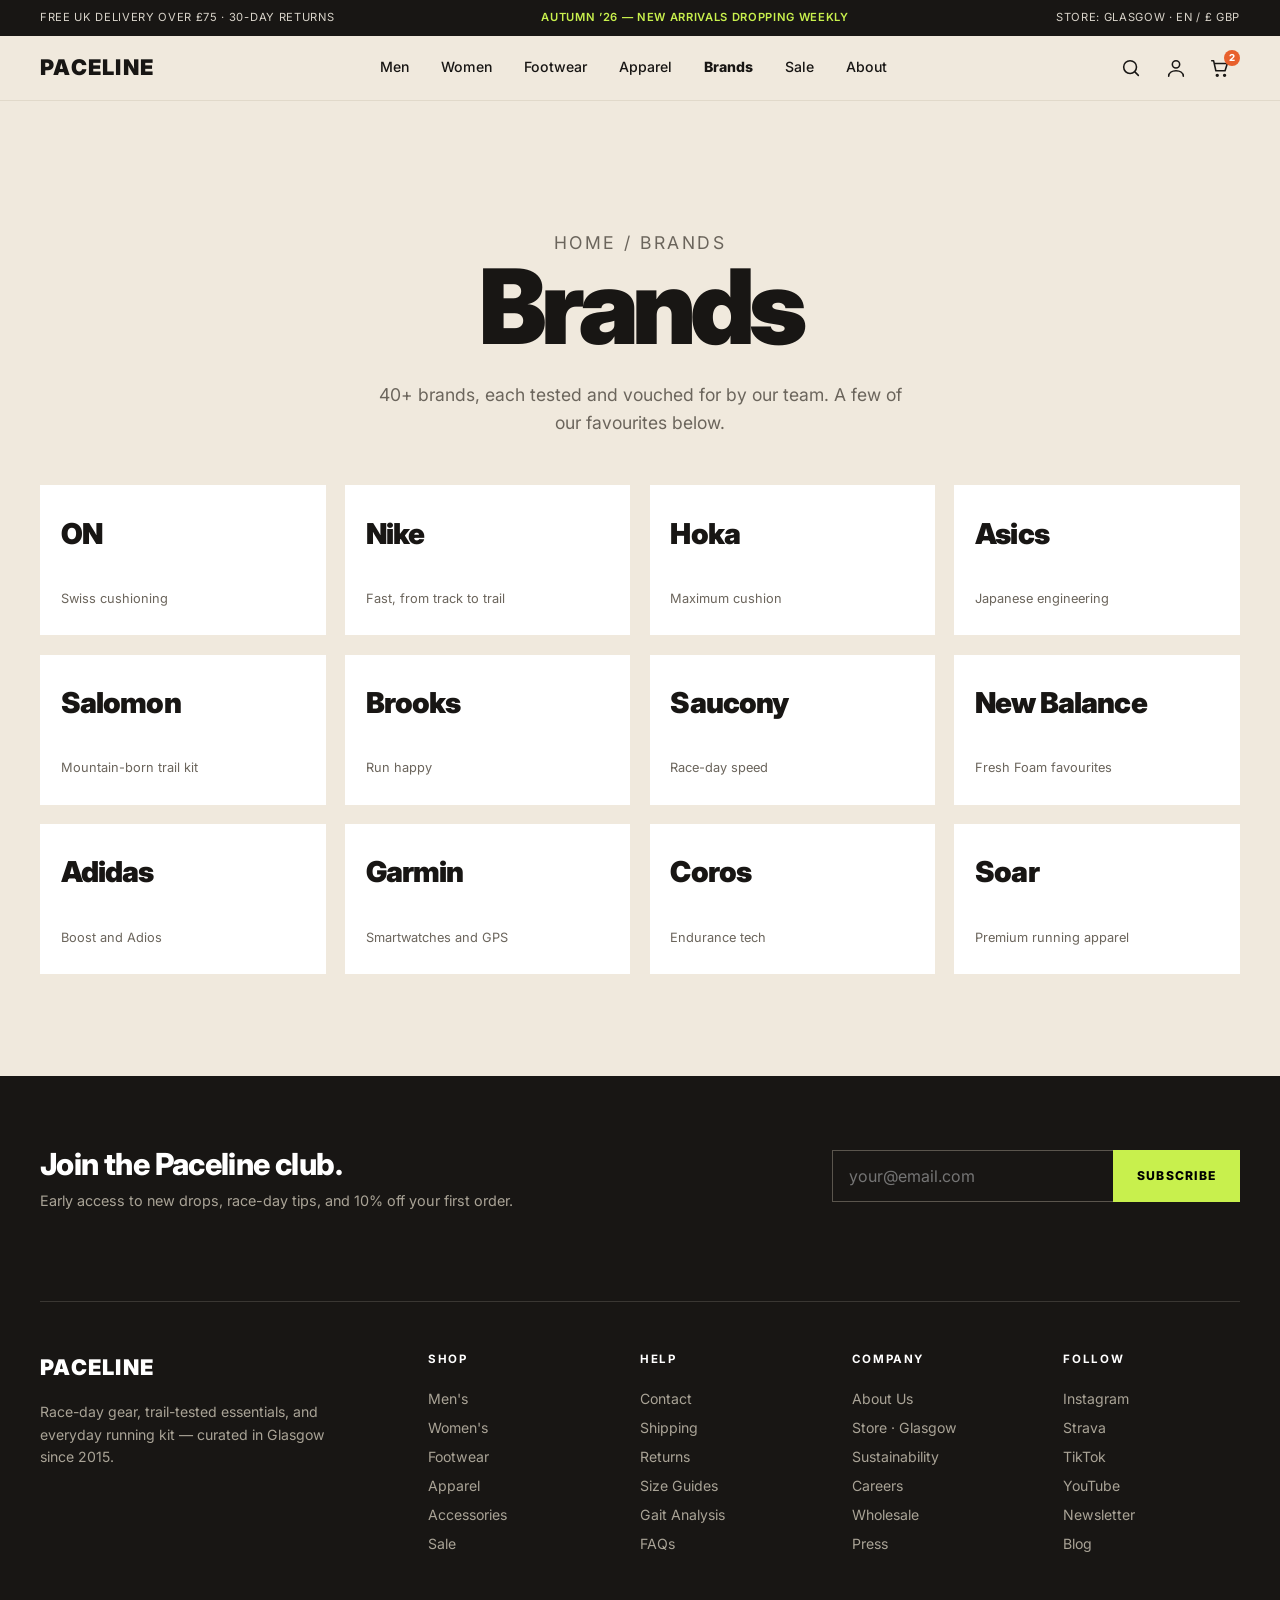
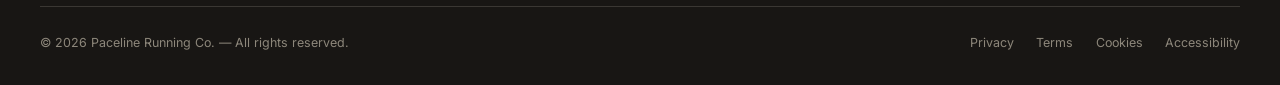
<file: brands.html>
<!DOCTYPE html>
<html lang="en-GB">
<head>
<meta charset="utf-8">
<meta name="viewport" content="width=device-width, initial-scale=1">
<title>Brands — Paceline</title>
<meta name="description" content="The 40+ brands we hand-pick and stock in Glasgow.">
<link rel="preconnect" href="https://fonts.googleapis.com"><link rel="preconnect" href="https://fonts.gstatic.com" crossorigin>
<link href="https://fonts.googleapis.com/css2?family=Inter:wght@400;500;600;700;800;900&display=swap" rel="stylesheet">
<link rel="stylesheet" href="css/styles.css">
</head>
<body>
<a class="skip" href="#main">Skip to content</a>
<div class="topbar"><div class="wrap"><span>Free UK delivery over £75 · 30-day returns</span><span class="promo">Autumn ’26 — new arrivals dropping weekly</span><span>Store: Glasgow · EN / £ GBP</span></div></div>
<header class="header"><div class="wrap">
<a class="logo" href="index.html" aria-label="Paceline home">PACELINE</a>
<nav class="nav" id="nav" aria-label="Main"><a href="men.html">Men</a><a href="women.html">Women</a><a href="footwear.html">Footwear</a><a href="apparel.html">Apparel</a><a href="brands.html" aria-current="page">Brands</a><a href="sale.html">Sale</a><a href="about.html">About</a></nav>
<div class="icons">
<button class="icon-btn" aria-label="Search"><svg viewBox="0 0 24 24" aria-hidden="true"><circle cx="11" cy="11" r="7"/><path d="m20 20-3.5-3.5"/></svg></button>
<button class="icon-btn" aria-label="Account"><svg viewBox="0 0 24 24" aria-hidden="true"><circle cx="12" cy="8" r="4"/><path d="M4 21c0-4 4-6 8-6s8 2 8 6"/></svg></button>
<button class="icon-btn" aria-label="Basket, 2 items"><svg viewBox="0 0 24 24" aria-hidden="true"><path d="M3 4h2l2.5 11h10L20 7H6"/><circle cx="9" cy="20" r="1"/><circle cx="17" cy="20" r="1"/></svg><span class="badge">2</span></button>
<button class="icon-btn menu-btn" aria-label="Menu" aria-expanded="false" aria-controls="nav"><svg viewBox="0 0 24 24" aria-hidden="true"><path d="M4 7h16M4 12h16M4 17h16"/></svg></button>
</div></div></header>
<main id="main">
<section class="page-head sm"><div class="wrap"><p class="crumb"><a href="index.html">Home</a> / Brands</p><h1>Brands</h1><p>40+ brands, each tested and vouched for by our team. A few of our favourites below.</p></div></section><section style="padding-top:1rem"><div class="wrap"><ul class="grid4"><li><a class="bcard" href="footwear.html"><span>ON</span><small>Swiss cushioning</small></a></li><li><a class="bcard" href="footwear.html"><span>Nike</span><small>Fast, from track to trail</small></a></li><li><a class="bcard" href="footwear.html"><span>Hoka</span><small>Maximum cushion</small></a></li><li><a class="bcard" href="footwear.html"><span>Asics</span><small>Japanese engineering</small></a></li><li><a class="bcard" href="footwear.html"><span>Salomon</span><small>Mountain-born trail kit</small></a></li><li><a class="bcard" href="footwear.html"><span>Brooks</span><small>Run happy</small></a></li><li><a class="bcard" href="footwear.html"><span>Saucony</span><small>Race-day speed</small></a></li><li><a class="bcard" href="footwear.html"><span>New Balance</span><small>Fresh Foam favourites</small></a></li><li><a class="bcard" href="footwear.html"><span>Adidas</span><small>Boost and Adios</small></a></li><li><a class="bcard" href="footwear.html"><span>Garmin</span><small>Smartwatches and GPS</small></a></li><li><a class="bcard" href="footwear.html"><span>Coros</span><small>Endurance tech</small></a></li><li><a class="bcard" href="footwear.html"><span>Soar</span><small>Premium running apparel</small></a></li></ul></div></section></main>
<footer class="footer"><div class="wrap">
<div class="news"><div><h2>Join the Paceline club.</h2><p>Early access to new drops, race-day tips, and 10% off your first order.</p></div>
<form novalidate><label class="sr" for="email">Email address</label><input id="email" type="email" placeholder="your@email.com" autocomplete="email"><button>Subscribe</button></form>
<p class="msg" role="status"></p></div>
<div class="cols"><div class="about"><span class="logo">PACELINE</span>Race-day gear, trail-tested essentials, and everyday running kit — curated in Glasgow since 2015.</div>
<div><h3>Shop</h3><a href="men.html">Men's</a><a href="women.html">Women's</a><a href="footwear.html">Footwear</a><a href="apparel.html">Apparel</a><a href="apparel.html">Accessories</a><a href="sale.html">Sale</a></div><div><h3>Help</h3><a href="#">Contact</a><a href="#">Shipping</a><a href="#">Returns</a><a href="#">Size Guides</a><a href="#">Gait Analysis</a><a href="#">FAQs</a></div><div><h3>Company</h3><a href="about.html">About Us</a><a href="#">Store · Glasgow</a><a href="#">Sustainability</a><a href="#">Careers</a><a href="#">Wholesale</a><a href="#">Press</a></div><div><h3>Follow</h3><a href="#">Instagram</a><a href="#">Strava</a><a href="#">TikTok</a><a href="#">YouTube</a><a href="#">Newsletter</a><a href="#">Blog</a></div></div>
<div class="legal"><span>© 2026 Paceline Running Co. — All rights reserved.</span><ul><li><a href="#">Privacy</a></li><li><a href="#">Terms</a></li><li><a href="#">Cookies</a></li><li><a href="#">Accessibility</a></li></ul></div>
</div></footer>
<script src="js/main.js" defer></script>
</body></html>
</file>
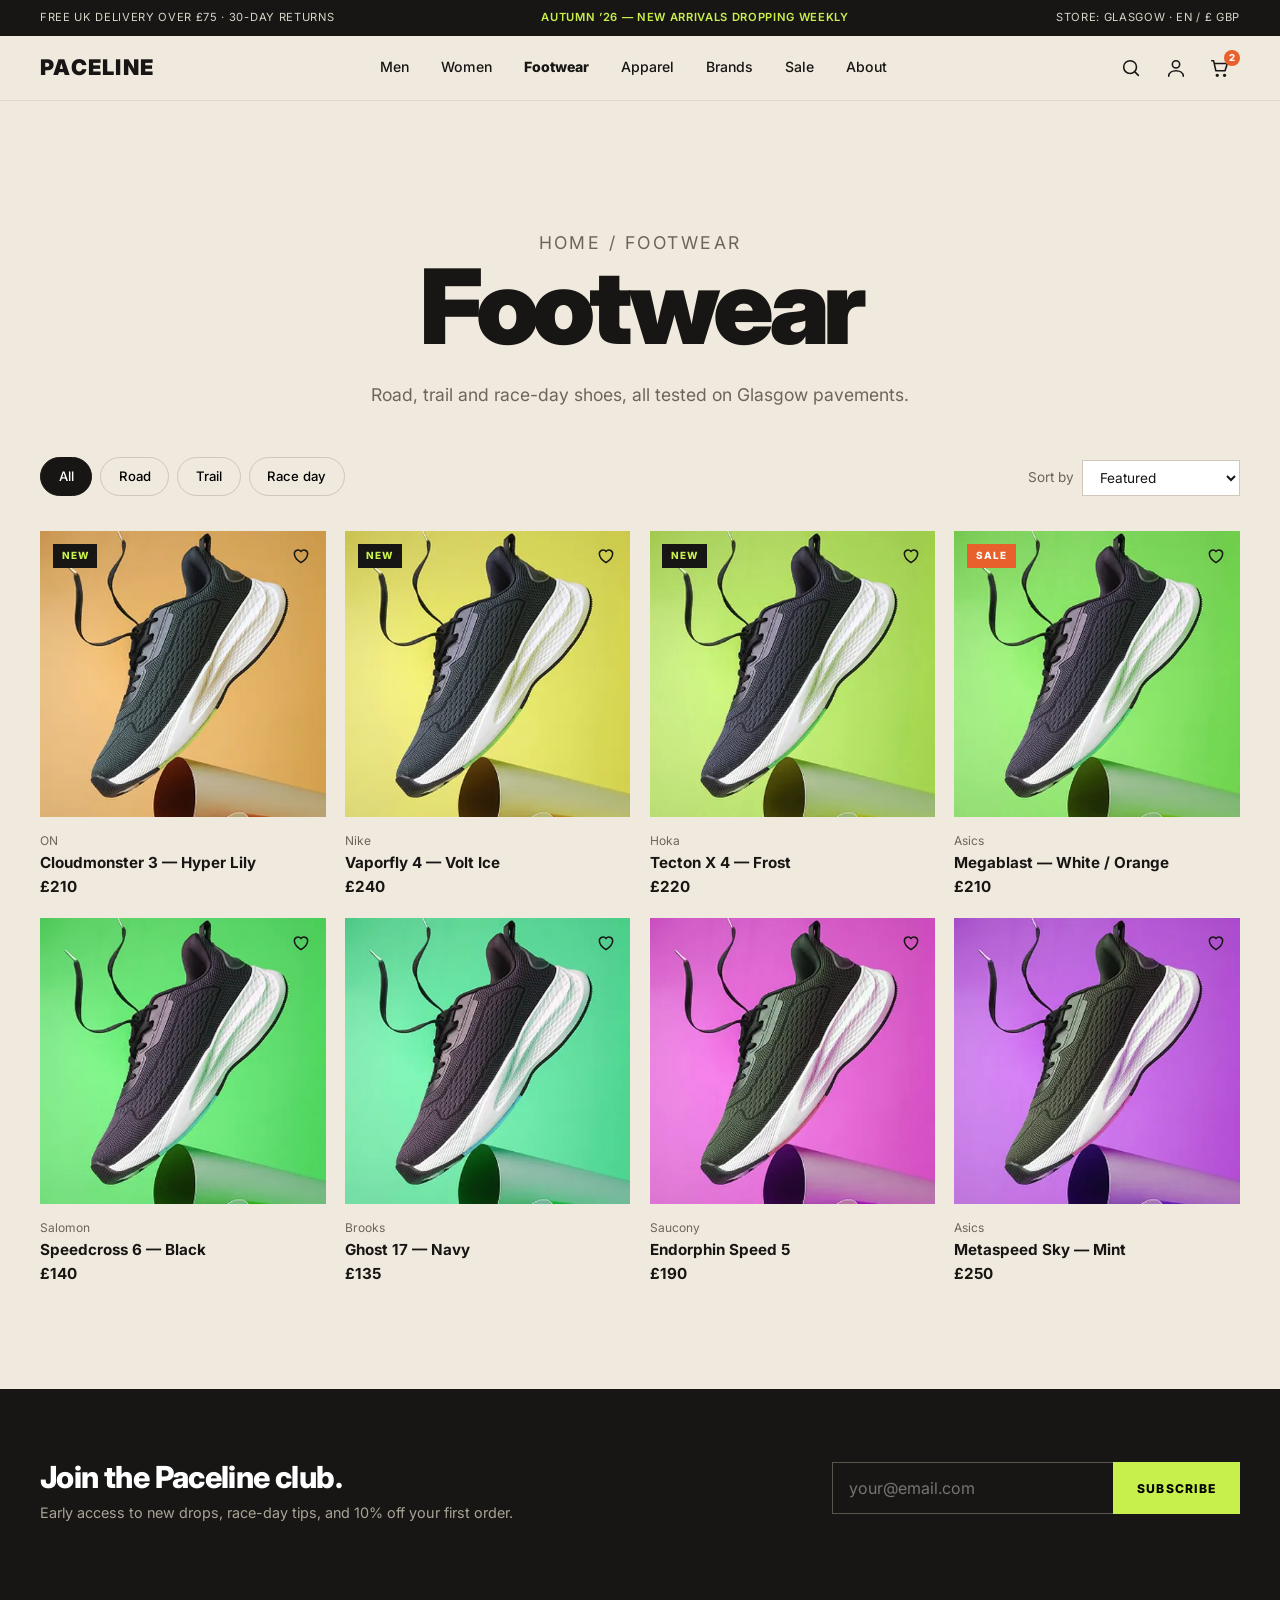
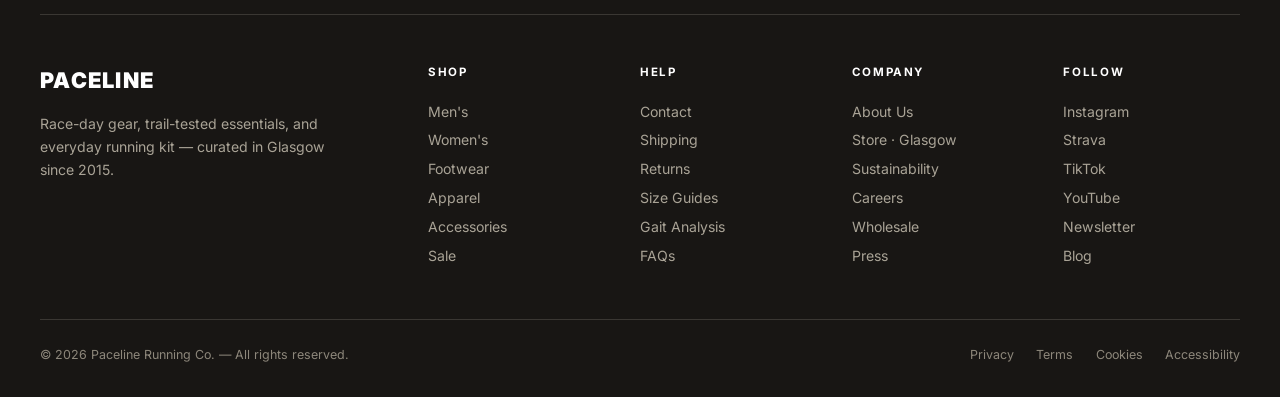
<file: footwear.html>
<!DOCTYPE html>
<html lang="en-GB">
<head>
<meta charset="utf-8">
<meta name="viewport" content="width=device-width, initial-scale=1">
<title>Footwear — Paceline</title>
<meta name="description" content="Road, trail and race-day shoes, all tested on Glasgow pavements.">
<link rel="preconnect" href="https://fonts.googleapis.com"><link rel="preconnect" href="https://fonts.gstatic.com" crossorigin>
<link href="https://fonts.googleapis.com/css2?family=Inter:wght@400;500;600;700;800;900&display=swap" rel="stylesheet">
<link rel="stylesheet" href="css/styles.css">
</head>
<body>
<a class="skip" href="#main">Skip to content</a>
<div class="topbar"><div class="wrap"><span>Free UK delivery over £75 · 30-day returns</span><span class="promo">Autumn ’26 — new arrivals dropping weekly</span><span>Store: Glasgow · EN / £ GBP</span></div></div>
<header class="header"><div class="wrap">
<a class="logo" href="index.html" aria-label="Paceline home">PACELINE</a>
<nav class="nav" id="nav" aria-label="Main"><a href="men.html">Men</a><a href="women.html">Women</a><a href="footwear.html" aria-current="page">Footwear</a><a href="apparel.html">Apparel</a><a href="brands.html">Brands</a><a href="sale.html">Sale</a><a href="about.html">About</a></nav>
<div class="icons">
<button class="icon-btn" aria-label="Search"><svg viewBox="0 0 24 24" aria-hidden="true"><circle cx="11" cy="11" r="7"/><path d="m20 20-3.5-3.5"/></svg></button>
<button class="icon-btn" aria-label="Account"><svg viewBox="0 0 24 24" aria-hidden="true"><circle cx="12" cy="8" r="4"/><path d="M4 21c0-4 4-6 8-6s8 2 8 6"/></svg></button>
<button class="icon-btn" aria-label="Basket, 2 items"><svg viewBox="0 0 24 24" aria-hidden="true"><path d="M3 4h2l2.5 11h10L20 7H6"/><circle cx="9" cy="20" r="1"/><circle cx="17" cy="20" r="1"/></svg><span class="badge">2</span></button>
<button class="icon-btn menu-btn" aria-label="Menu" aria-expanded="false" aria-controls="nav"><svg viewBox="0 0 24 24" aria-hidden="true"><path d="M4 7h16M4 12h16M4 17h16"/></svg></button>
</div></div></header>
<main id="main">
<section class="page-head sm"><div class="wrap"><p class="crumb"><a href="index.html">Home</a> / Footwear</p><h1>Footwear</h1><p>Road, trail and race-day shoes, all tested on Glasgow pavements.</p></div></section>
<section style="padding-top:1rem"><div class="wrap"><div class="head"><div class="chips" role="group" aria-label="Filter Footwear"><button class="chip" data-filter="all" aria-pressed="true">All</button><button class="chip" data-filter="road" aria-pressed="false">Road</button><button class="chip" data-filter="trail" aria-pressed="false">Trail</button><button class="chip" data-filter="race" aria-pressed="false">Race day</button></div>
<label class="sort">Sort by <select id="sort"><option value="">Featured</option><option value="asc">Price: low to high</option><option value="desc">Price: high to low</option></select></label></div>
<ul class="grid4" id="grid"><li class="product" data-tags="road" data-price="210"><div class="pic"><img src="assets/img/p_shoe_0.webp" width="400" height="400" alt="Cloudmonster 3 — Hyper Lily" loading="lazy"><span class="tag">NEW</span><button class="heart" aria-pressed="false" aria-label="Save Cloudmonster 3 — Hyper Lily"><svg viewBox="0 0 24 24" aria-hidden="true"><path d="M12 20s-8-5-8-11a4.5 4.5 0 0 1 8-2.5A4.5 4.5 0 0 1 20 9c0 6-8 11-8 11Z"/></svg></button></div><p class="brand">ON</p><h3>Cloudmonster 3 — Hyper Lily</h3><p class="price">£210</p></li><li class="product" data-tags="race road" data-price="240"><div class="pic"><img src="assets/img/p_shoe_1.webp" width="400" height="400" alt="Vaporfly 4 — Volt Ice" loading="lazy"><span class="tag">NEW</span><button class="heart" aria-pressed="false" aria-label="Save Vaporfly 4 — Volt Ice"><svg viewBox="0 0 24 24" aria-hidden="true"><path d="M12 20s-8-5-8-11a4.5 4.5 0 0 1 8-2.5A4.5 4.5 0 0 1 20 9c0 6-8 11-8 11Z"/></svg></button></div><p class="brand">Nike</p><h3>Vaporfly 4 — Volt Ice</h3><p class="price">£240</p></li><li class="product" data-tags="trail" data-price="220"><div class="pic"><img src="assets/img/p_shoe_2.webp" width="400" height="400" alt="Tecton X 4 — Frost" loading="lazy"><span class="tag">NEW</span><button class="heart" aria-pressed="false" aria-label="Save Tecton X 4 — Frost"><svg viewBox="0 0 24 24" aria-hidden="true"><path d="M12 20s-8-5-8-11a4.5 4.5 0 0 1 8-2.5A4.5 4.5 0 0 1 20 9c0 6-8 11-8 11Z"/></svg></button></div><p class="brand">Hoka</p><h3>Tecton X 4 — Frost</h3><p class="price">£220</p></li><li class="product" data-tags="road" data-price="210"><div class="pic"><img src="assets/img/p_shoe_3.webp" width="400" height="400" alt="Megablast — White / Orange" loading="lazy"><span class="tag sale">SALE</span><button class="heart" aria-pressed="false" aria-label="Save Megablast — White / Orange"><svg viewBox="0 0 24 24" aria-hidden="true"><path d="M12 20s-8-5-8-11a4.5 4.5 0 0 1 8-2.5A4.5 4.5 0 0 1 20 9c0 6-8 11-8 11Z"/></svg></button></div><p class="brand">Asics</p><h3>Megablast — White / Orange</h3><p class="price">£210</p></li><li class="product" data-tags="trail" data-price="140"><div class="pic"><img src="assets/img/p_shoe_4.webp" width="400" height="400" alt="Speedcross 6 — Black" loading="lazy"><button class="heart" aria-pressed="false" aria-label="Save Speedcross 6 — Black"><svg viewBox="0 0 24 24" aria-hidden="true"><path d="M12 20s-8-5-8-11a4.5 4.5 0 0 1 8-2.5A4.5 4.5 0 0 1 20 9c0 6-8 11-8 11Z"/></svg></button></div><p class="brand">Salomon</p><h3>Speedcross 6 — Black</h3><p class="price">£140</p></li><li class="product" data-tags="road" data-price="135"><div class="pic"><img src="assets/img/p_shoe_5.webp" width="400" height="400" alt="Ghost 17 — Navy" loading="lazy"><button class="heart" aria-pressed="false" aria-label="Save Ghost 17 — Navy"><svg viewBox="0 0 24 24" aria-hidden="true"><path d="M12 20s-8-5-8-11a4.5 4.5 0 0 1 8-2.5A4.5 4.5 0 0 1 20 9c0 6-8 11-8 11Z"/></svg></button></div><p class="brand">Brooks</p><h3>Ghost 17 — Navy</h3><p class="price">£135</p></li><li class="product" data-tags="race road" data-price="190"><div class="pic"><img src="assets/img/p_shoe_12.webp" width="400" height="400" alt="Endorphin Speed 5" loading="lazy"><button class="heart" aria-pressed="false" aria-label="Save Endorphin Speed 5"><svg viewBox="0 0 24 24" aria-hidden="true"><path d="M12 20s-8-5-8-11a4.5 4.5 0 0 1 8-2.5A4.5 4.5 0 0 1 20 9c0 6-8 11-8 11Z"/></svg></button></div><p class="brand">Saucony</p><h3>Endorphin Speed 5</h3><p class="price">£190</p></li><li class="product" data-tags="race" data-price="250"><div class="pic"><img src="assets/img/p_shoe_11.webp" width="400" height="400" alt="Metaspeed Sky — Mint" loading="lazy"><button class="heart" aria-pressed="false" aria-label="Save Metaspeed Sky — Mint"><svg viewBox="0 0 24 24" aria-hidden="true"><path d="M12 20s-8-5-8-11a4.5 4.5 0 0 1 8-2.5A4.5 4.5 0 0 1 20 9c0 6-8 11-8 11Z"/></svg></button></div><p class="brand">Asics</p><h3>Metaspeed Sky — Mint</h3><p class="price">£250</p></li></ul></div></section></main>
<footer class="footer"><div class="wrap">
<div class="news"><div><h2>Join the Paceline club.</h2><p>Early access to new drops, race-day tips, and 10% off your first order.</p></div>
<form novalidate><label class="sr" for="email">Email address</label><input id="email" type="email" placeholder="your@email.com" autocomplete="email"><button>Subscribe</button></form>
<p class="msg" role="status"></p></div>
<div class="cols"><div class="about"><span class="logo">PACELINE</span>Race-day gear, trail-tested essentials, and everyday running kit — curated in Glasgow since 2015.</div>
<div><h3>Shop</h3><a href="men.html">Men's</a><a href="women.html">Women's</a><a href="footwear.html">Footwear</a><a href="apparel.html">Apparel</a><a href="apparel.html">Accessories</a><a href="sale.html">Sale</a></div><div><h3>Help</h3><a href="#">Contact</a><a href="#">Shipping</a><a href="#">Returns</a><a href="#">Size Guides</a><a href="#">Gait Analysis</a><a href="#">FAQs</a></div><div><h3>Company</h3><a href="about.html">About Us</a><a href="#">Store · Glasgow</a><a href="#">Sustainability</a><a href="#">Careers</a><a href="#">Wholesale</a><a href="#">Press</a></div><div><h3>Follow</h3><a href="#">Instagram</a><a href="#">Strava</a><a href="#">TikTok</a><a href="#">YouTube</a><a href="#">Newsletter</a><a href="#">Blog</a></div></div>
<div class="legal"><span>© 2026 Paceline Running Co. — All rights reserved.</span><ul><li><a href="#">Privacy</a></li><li><a href="#">Terms</a></li><li><a href="#">Cookies</a></li><li><a href="#">Accessibility</a></li></ul></div>
</div></footer>
<script src="js/main.js" defer></script>
</body></html>
</file>
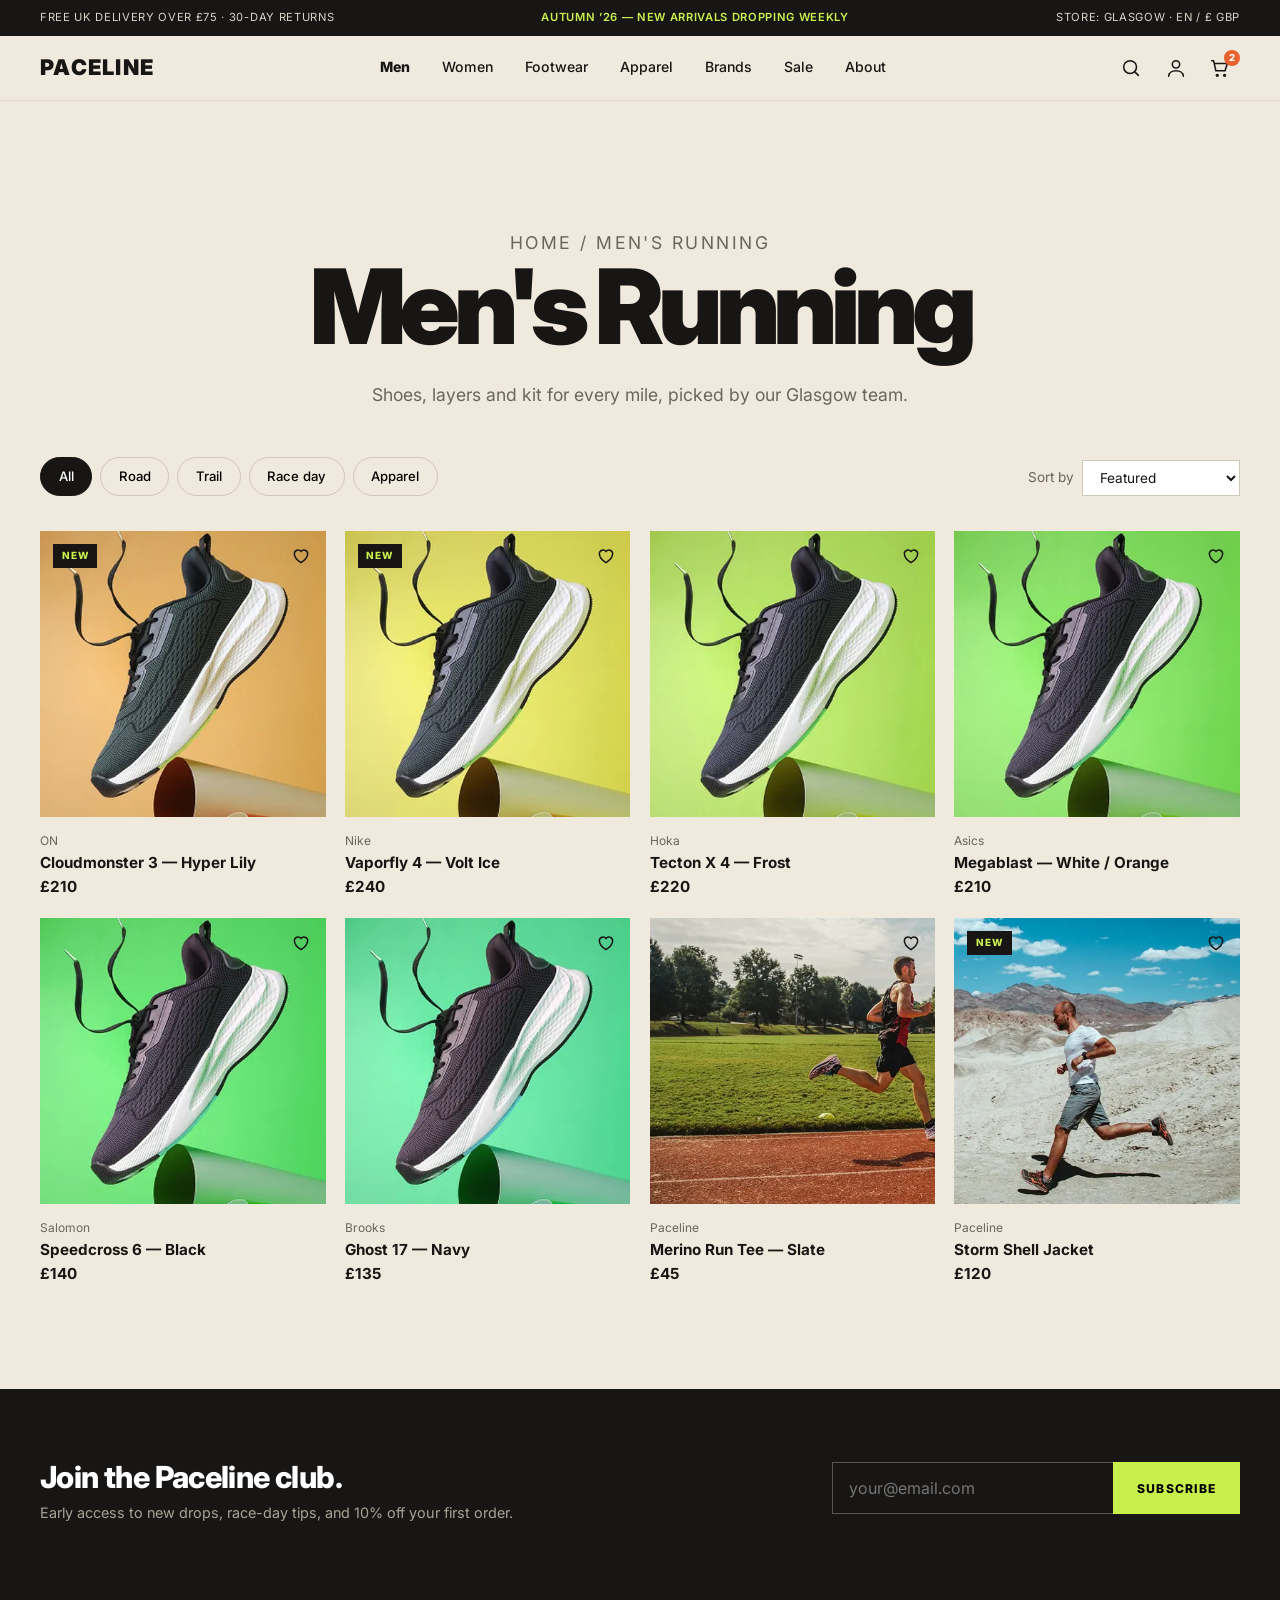
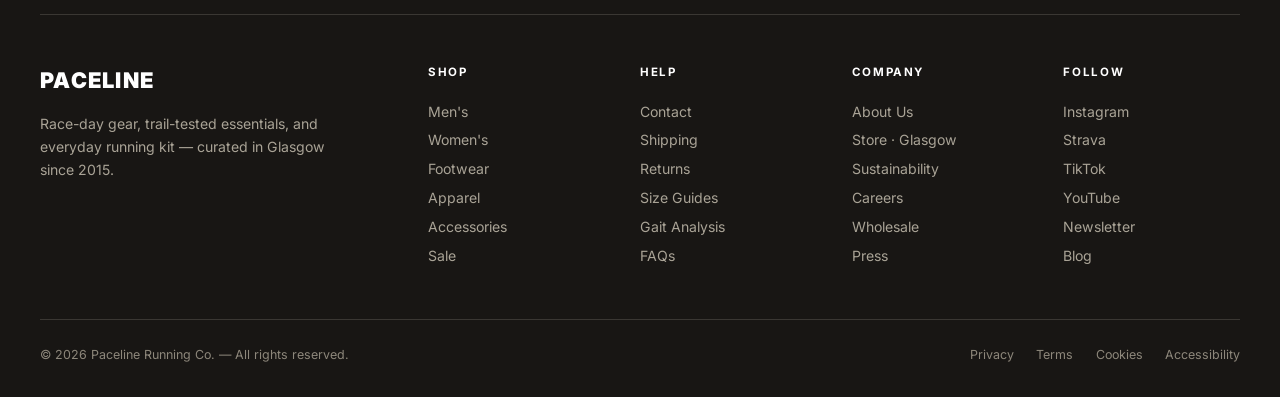
<file: men.html>
<!DOCTYPE html>
<html lang="en-GB">
<head>
<meta charset="utf-8">
<meta name="viewport" content="width=device-width, initial-scale=1">
<title>Men's Running — Paceline</title>
<meta name="description" content="Shoes, layers and kit for every mile, picked by our Glasgow team.">
<link rel="preconnect" href="https://fonts.googleapis.com"><link rel="preconnect" href="https://fonts.gstatic.com" crossorigin>
<link href="https://fonts.googleapis.com/css2?family=Inter:wght@400;500;600;700;800;900&display=swap" rel="stylesheet">
<link rel="stylesheet" href="css/styles.css">
</head>
<body>
<a class="skip" href="#main">Skip to content</a>
<div class="topbar"><div class="wrap"><span>Free UK delivery over £75 · 30-day returns</span><span class="promo">Autumn ’26 — new arrivals dropping weekly</span><span>Store: Glasgow · EN / £ GBP</span></div></div>
<header class="header"><div class="wrap">
<a class="logo" href="index.html" aria-label="Paceline home">PACELINE</a>
<nav class="nav" id="nav" aria-label="Main"><a href="men.html" aria-current="page">Men</a><a href="women.html">Women</a><a href="footwear.html">Footwear</a><a href="apparel.html">Apparel</a><a href="brands.html">Brands</a><a href="sale.html">Sale</a><a href="about.html">About</a></nav>
<div class="icons">
<button class="icon-btn" aria-label="Search"><svg viewBox="0 0 24 24" aria-hidden="true"><circle cx="11" cy="11" r="7"/><path d="m20 20-3.5-3.5"/></svg></button>
<button class="icon-btn" aria-label="Account"><svg viewBox="0 0 24 24" aria-hidden="true"><circle cx="12" cy="8" r="4"/><path d="M4 21c0-4 4-6 8-6s8 2 8 6"/></svg></button>
<button class="icon-btn" aria-label="Basket, 2 items"><svg viewBox="0 0 24 24" aria-hidden="true"><path d="M3 4h2l2.5 11h10L20 7H6"/><circle cx="9" cy="20" r="1"/><circle cx="17" cy="20" r="1"/></svg><span class="badge">2</span></button>
<button class="icon-btn menu-btn" aria-label="Menu" aria-expanded="false" aria-controls="nav"><svg viewBox="0 0 24 24" aria-hidden="true"><path d="M4 7h16M4 12h16M4 17h16"/></svg></button>
</div></div></header>
<main id="main">
<section class="page-head sm"><div class="wrap"><p class="crumb"><a href="index.html">Home</a> / Men's Running</p><h1>Men's Running</h1><p>Shoes, layers and kit for every mile, picked by our Glasgow team.</p></div></section>
<section style="padding-top:1rem"><div class="wrap"><div class="head"><div class="chips" role="group" aria-label="Filter Men's Running"><button class="chip" data-filter="all" aria-pressed="true">All</button><button class="chip" data-filter="road" aria-pressed="false">Road</button><button class="chip" data-filter="trail" aria-pressed="false">Trail</button><button class="chip" data-filter="race" aria-pressed="false">Race day</button><button class="chip" data-filter="apparel" aria-pressed="false">Apparel</button></div>
<label class="sort">Sort by <select id="sort"><option value="">Featured</option><option value="asc">Price: low to high</option><option value="desc">Price: high to low</option></select></label></div>
<ul class="grid4" id="grid"><li class="product" data-tags="road" data-price="210"><div class="pic"><img src="assets/img/p_shoe_0.webp" width="400" height="400" alt="Cloudmonster 3 — Hyper Lily" loading="lazy"><span class="tag">NEW</span><button class="heart" aria-pressed="false" aria-label="Save Cloudmonster 3 — Hyper Lily"><svg viewBox="0 0 24 24" aria-hidden="true"><path d="M12 20s-8-5-8-11a4.5 4.5 0 0 1 8-2.5A4.5 4.5 0 0 1 20 9c0 6-8 11-8 11Z"/></svg></button></div><p class="brand">ON</p><h3>Cloudmonster 3 — Hyper Lily</h3><p class="price">£210</p></li><li class="product" data-tags="race road" data-price="240"><div class="pic"><img src="assets/img/p_shoe_1.webp" width="400" height="400" alt="Vaporfly 4 — Volt Ice" loading="lazy"><span class="tag">NEW</span><button class="heart" aria-pressed="false" aria-label="Save Vaporfly 4 — Volt Ice"><svg viewBox="0 0 24 24" aria-hidden="true"><path d="M12 20s-8-5-8-11a4.5 4.5 0 0 1 8-2.5A4.5 4.5 0 0 1 20 9c0 6-8 11-8 11Z"/></svg></button></div><p class="brand">Nike</p><h3>Vaporfly 4 — Volt Ice</h3><p class="price">£240</p></li><li class="product" data-tags="trail" data-price="220"><div class="pic"><img src="assets/img/p_shoe_2.webp" width="400" height="400" alt="Tecton X 4 — Frost" loading="lazy"><button class="heart" aria-pressed="false" aria-label="Save Tecton X 4 — Frost"><svg viewBox="0 0 24 24" aria-hidden="true"><path d="M12 20s-8-5-8-11a4.5 4.5 0 0 1 8-2.5A4.5 4.5 0 0 1 20 9c0 6-8 11-8 11Z"/></svg></button></div><p class="brand">Hoka</p><h3>Tecton X 4 — Frost</h3><p class="price">£220</p></li><li class="product" data-tags="road" data-price="210"><div class="pic"><img src="assets/img/p_shoe_3.webp" width="400" height="400" alt="Megablast — White / Orange" loading="lazy"><button class="heart" aria-pressed="false" aria-label="Save Megablast — White / Orange"><svg viewBox="0 0 24 24" aria-hidden="true"><path d="M12 20s-8-5-8-11a4.5 4.5 0 0 1 8-2.5A4.5 4.5 0 0 1 20 9c0 6-8 11-8 11Z"/></svg></button></div><p class="brand">Asics</p><h3>Megablast — White / Orange</h3><p class="price">£210</p></li><li class="product" data-tags="trail" data-price="140"><div class="pic"><img src="assets/img/p_shoe_4.webp" width="400" height="400" alt="Speedcross 6 — Black" loading="lazy"><button class="heart" aria-pressed="false" aria-label="Save Speedcross 6 — Black"><svg viewBox="0 0 24 24" aria-hidden="true"><path d="M12 20s-8-5-8-11a4.5 4.5 0 0 1 8-2.5A4.5 4.5 0 0 1 20 9c0 6-8 11-8 11Z"/></svg></button></div><p class="brand">Salomon</p><h3>Speedcross 6 — Black</h3><p class="price">£140</p></li><li class="product" data-tags="road" data-price="135"><div class="pic"><img src="assets/img/p_shoe_5.webp" width="400" height="400" alt="Ghost 17 — Navy" loading="lazy"><button class="heart" aria-pressed="false" aria-label="Save Ghost 17 — Navy"><svg viewBox="0 0 24 24" aria-hidden="true"><path d="M12 20s-8-5-8-11a4.5 4.5 0 0 1 8-2.5A4.5 4.5 0 0 1 20 9c0 6-8 11-8 11Z"/></svg></button></div><p class="brand">Brooks</p><h3>Ghost 17 — Navy</h3><p class="price">£135</p></li><li class="product" data-tags="apparel" data-price="45"><div class="pic"><img src="assets/img/p_men_a.webp" width="400" height="400" alt="Merino Run Tee — Slate" loading="lazy"><button class="heart" aria-pressed="false" aria-label="Save Merino Run Tee — Slate"><svg viewBox="0 0 24 24" aria-hidden="true"><path d="M12 20s-8-5-8-11a4.5 4.5 0 0 1 8-2.5A4.5 4.5 0 0 1 20 9c0 6-8 11-8 11Z"/></svg></button></div><p class="brand">Paceline</p><h3>Merino Run Tee — Slate</h3><p class="price">£45</p></li><li class="product" data-tags="apparel" data-price="120"><div class="pic"><img src="assets/img/p_hero_a.webp" width="400" height="400" alt="Storm Shell Jacket" loading="lazy"><span class="tag">NEW</span><button class="heart" aria-pressed="false" aria-label="Save Storm Shell Jacket"><svg viewBox="0 0 24 24" aria-hidden="true"><path d="M12 20s-8-5-8-11a4.5 4.5 0 0 1 8-2.5A4.5 4.5 0 0 1 20 9c0 6-8 11-8 11Z"/></svg></button></div><p class="brand">Paceline</p><h3>Storm Shell Jacket</h3><p class="price">£120</p></li></ul></div></section></main>
<footer class="footer"><div class="wrap">
<div class="news"><div><h2>Join the Paceline club.</h2><p>Early access to new drops, race-day tips, and 10% off your first order.</p></div>
<form novalidate><label class="sr" for="email">Email address</label><input id="email" type="email" placeholder="your@email.com" autocomplete="email"><button>Subscribe</button></form>
<p class="msg" role="status"></p></div>
<div class="cols"><div class="about"><span class="logo">PACELINE</span>Race-day gear, trail-tested essentials, and everyday running kit — curated in Glasgow since 2015.</div>
<div><h3>Shop</h3><a href="men.html">Men's</a><a href="women.html">Women's</a><a href="footwear.html">Footwear</a><a href="apparel.html">Apparel</a><a href="apparel.html">Accessories</a><a href="sale.html">Sale</a></div><div><h3>Help</h3><a href="#">Contact</a><a href="#">Shipping</a><a href="#">Returns</a><a href="#">Size Guides</a><a href="#">Gait Analysis</a><a href="#">FAQs</a></div><div><h3>Company</h3><a href="about.html">About Us</a><a href="#">Store · Glasgow</a><a href="#">Sustainability</a><a href="#">Careers</a><a href="#">Wholesale</a><a href="#">Press</a></div><div><h3>Follow</h3><a href="#">Instagram</a><a href="#">Strava</a><a href="#">TikTok</a><a href="#">YouTube</a><a href="#">Newsletter</a><a href="#">Blog</a></div></div>
<div class="legal"><span>© 2026 Paceline Running Co. — All rights reserved.</span><ul><li><a href="#">Privacy</a></li><li><a href="#">Terms</a></li><li><a href="#">Cookies</a></li><li><a href="#">Accessibility</a></li></ul></div>
</div></footer>
<script src="js/main.js" defer></script>
</body></html>
</file>
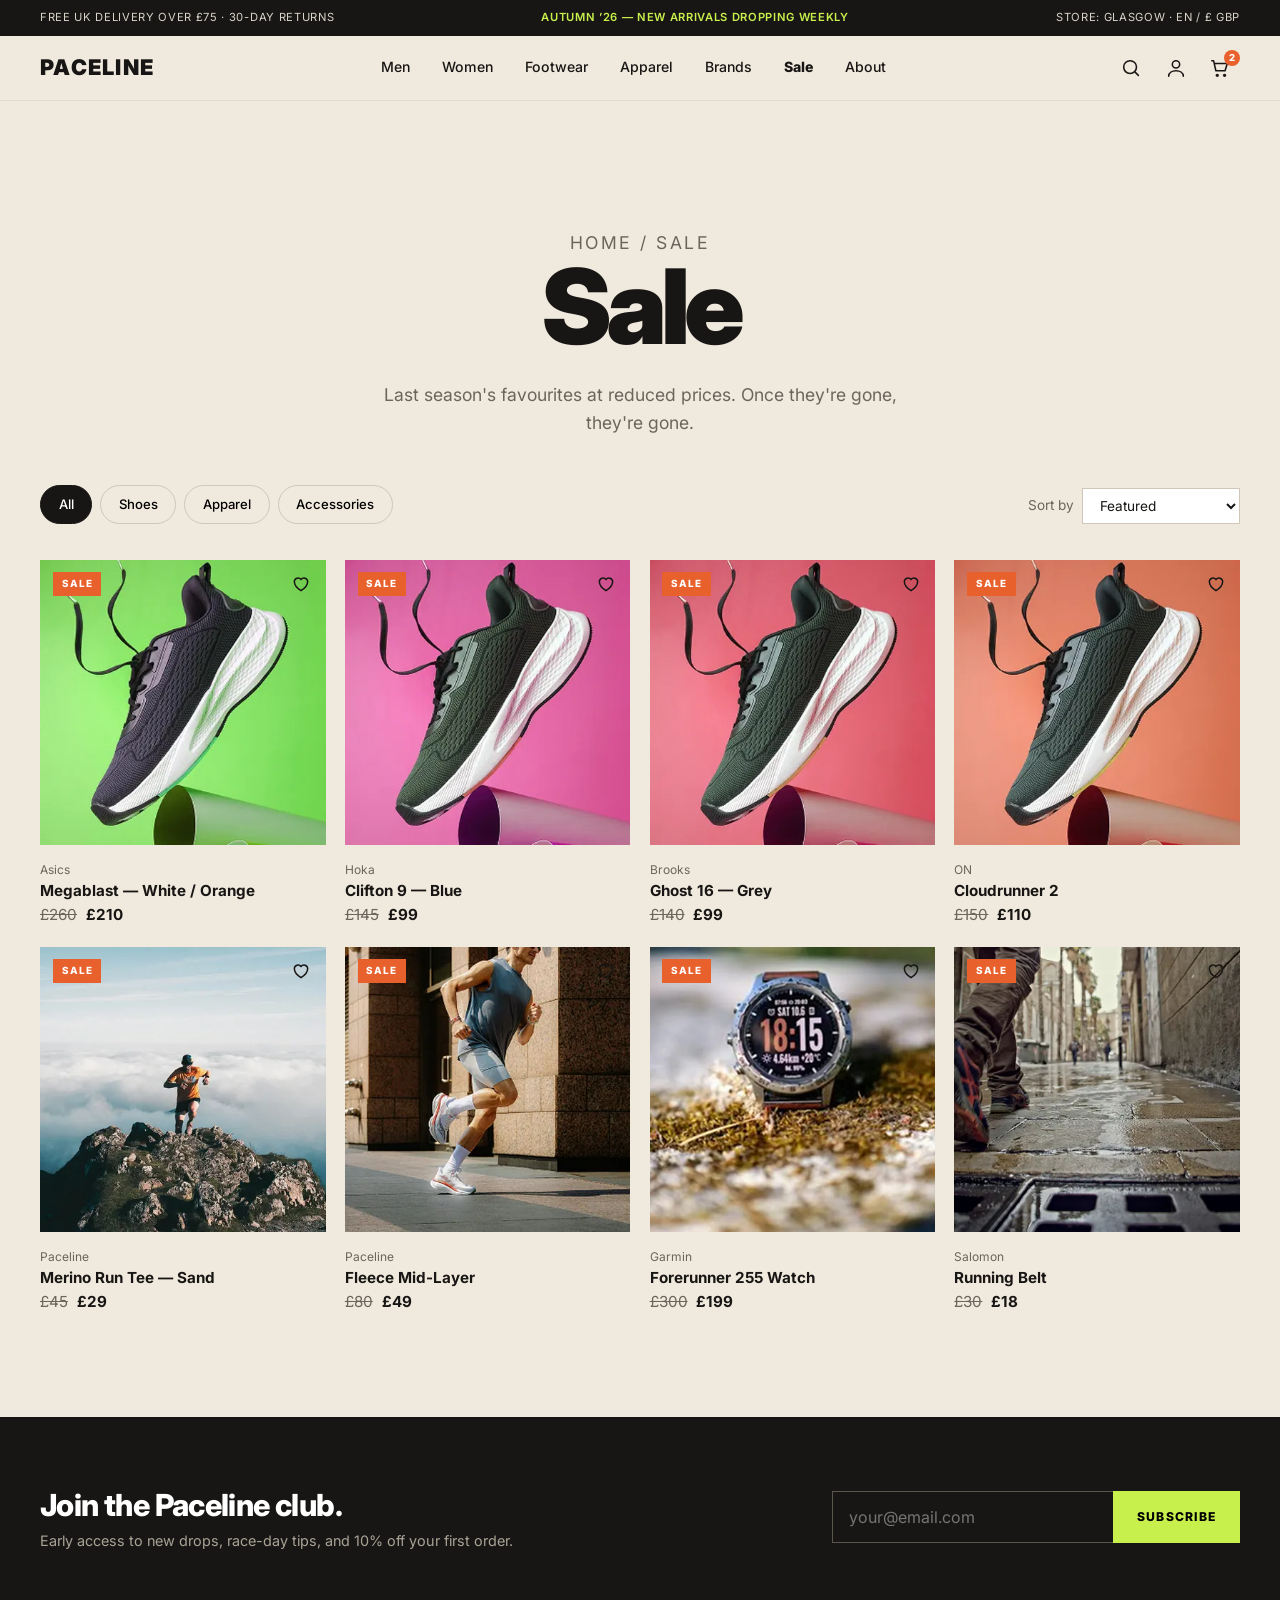
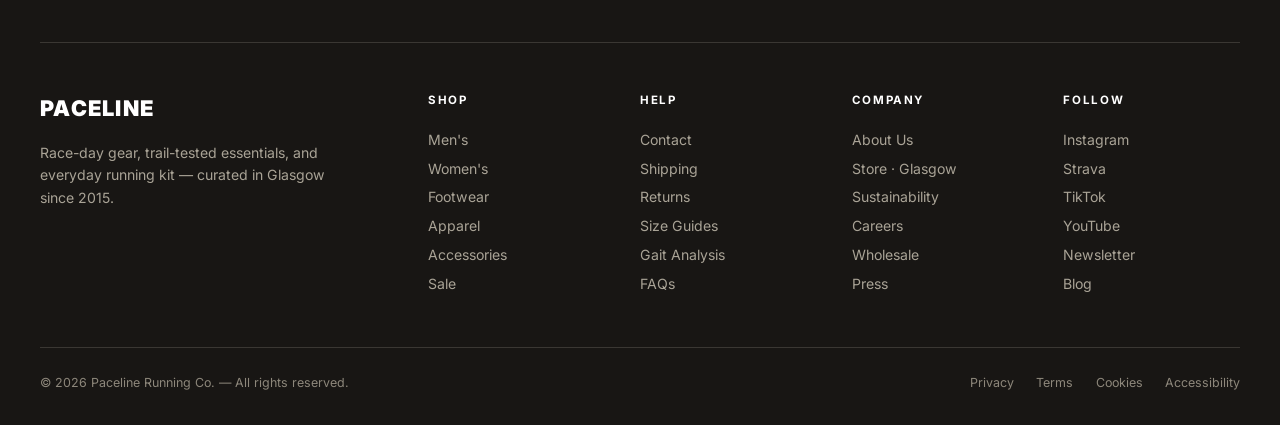
<file: sale.html>
<!DOCTYPE html>
<html lang="en-GB">
<head>
<meta charset="utf-8">
<meta name="viewport" content="width=device-width, initial-scale=1">
<title>Sale — Paceline</title>
<meta name="description" content="Last season's favourites at reduced prices. Once they're gone, they're gone.">
<link rel="preconnect" href="https://fonts.googleapis.com"><link rel="preconnect" href="https://fonts.gstatic.com" crossorigin>
<link href="https://fonts.googleapis.com/css2?family=Inter:wght@400;500;600;700;800;900&display=swap" rel="stylesheet">
<link rel="stylesheet" href="css/styles.css">
</head>
<body>
<a class="skip" href="#main">Skip to content</a>
<div class="topbar"><div class="wrap"><span>Free UK delivery over £75 · 30-day returns</span><span class="promo">Autumn ’26 — new arrivals dropping weekly</span><span>Store: Glasgow · EN / £ GBP</span></div></div>
<header class="header"><div class="wrap">
<a class="logo" href="index.html" aria-label="Paceline home">PACELINE</a>
<nav class="nav" id="nav" aria-label="Main"><a href="men.html">Men</a><a href="women.html">Women</a><a href="footwear.html">Footwear</a><a href="apparel.html">Apparel</a><a href="brands.html">Brands</a><a href="sale.html" aria-current="page">Sale</a><a href="about.html">About</a></nav>
<div class="icons">
<button class="icon-btn" aria-label="Search"><svg viewBox="0 0 24 24" aria-hidden="true"><circle cx="11" cy="11" r="7"/><path d="m20 20-3.5-3.5"/></svg></button>
<button class="icon-btn" aria-label="Account"><svg viewBox="0 0 24 24" aria-hidden="true"><circle cx="12" cy="8" r="4"/><path d="M4 21c0-4 4-6 8-6s8 2 8 6"/></svg></button>
<button class="icon-btn" aria-label="Basket, 2 items"><svg viewBox="0 0 24 24" aria-hidden="true"><path d="M3 4h2l2.5 11h10L20 7H6"/><circle cx="9" cy="20" r="1"/><circle cx="17" cy="20" r="1"/></svg><span class="badge">2</span></button>
<button class="icon-btn menu-btn" aria-label="Menu" aria-expanded="false" aria-controls="nav"><svg viewBox="0 0 24 24" aria-hidden="true"><path d="M4 7h16M4 12h16M4 17h16"/></svg></button>
</div></div></header>
<main id="main">
<section class="page-head sm"><div class="wrap"><p class="crumb"><a href="index.html">Home</a> / Sale</p><h1>Sale</h1><p>Last season's favourites at reduced prices. Once they're gone, they're gone.</p></div></section>
<section style="padding-top:1rem"><div class="wrap"><div class="head"><div class="chips" role="group" aria-label="Filter Sale"><button class="chip" data-filter="all" aria-pressed="true">All</button><button class="chip" data-filter="shoes" aria-pressed="false">Shoes</button><button class="chip" data-filter="apparel" aria-pressed="false">Apparel</button><button class="chip" data-filter="accessories" aria-pressed="false">Accessories</button></div>
<label class="sort">Sort by <select id="sort"><option value="">Featured</option><option value="asc">Price: low to high</option><option value="desc">Price: high to low</option></select></label></div>
<ul class="grid4" id="grid"><li class="product" data-tags="shoes" data-price="210"><div class="pic"><img src="assets/img/p_shoe_3.webp" width="400" height="400" alt="Megablast — White / Orange" loading="lazy"><span class="tag sale">SALE</span><button class="heart" aria-pressed="false" aria-label="Save Megablast — White / Orange"><svg viewBox="0 0 24 24" aria-hidden="true"><path d="M12 20s-8-5-8-11a4.5 4.5 0 0 1 8-2.5A4.5 4.5 0 0 1 20 9c0 6-8 11-8 11Z"/></svg></button></div><p class="brand">Asics</p><h3>Megablast — White / Orange</h3><p class="price"><s>£260</s> £210</p></li><li class="product" data-tags="shoes" data-price="99"><div class="pic"><img src="assets/img/p_shoe_13.webp" width="400" height="400" alt="Clifton 9 — Blue" loading="lazy"><span class="tag sale">SALE</span><button class="heart" aria-pressed="false" aria-label="Save Clifton 9 — Blue"><svg viewBox="0 0 24 24" aria-hidden="true"><path d="M12 20s-8-5-8-11a4.5 4.5 0 0 1 8-2.5A4.5 4.5 0 0 1 20 9c0 6-8 11-8 11Z"/></svg></button></div><p class="brand">Hoka</p><h3>Clifton 9 — Blue</h3><p class="price"><s>£145</s> £99</p></li><li class="product" data-tags="shoes" data-price="99"><div class="pic"><img src="assets/img/p_shoe_14.webp" width="400" height="400" alt="Ghost 16 — Grey" loading="lazy"><span class="tag sale">SALE</span><button class="heart" aria-pressed="false" aria-label="Save Ghost 16 — Grey"><svg viewBox="0 0 24 24" aria-hidden="true"><path d="M12 20s-8-5-8-11a4.5 4.5 0 0 1 8-2.5A4.5 4.5 0 0 1 20 9c0 6-8 11-8 11Z"/></svg></button></div><p class="brand">Brooks</p><h3>Ghost 16 — Grey</h3><p class="price"><s>£140</s> £99</p></li><li class="product" data-tags="shoes" data-price="110"><div class="pic"><img src="assets/img/p_shoe_15.webp" width="400" height="400" alt="Cloudrunner 2" loading="lazy"><span class="tag sale">SALE</span><button class="heart" aria-pressed="false" aria-label="Save Cloudrunner 2"><svg viewBox="0 0 24 24" aria-hidden="true"><path d="M12 20s-8-5-8-11a4.5 4.5 0 0 1 8-2.5A4.5 4.5 0 0 1 20 9c0 6-8 11-8 11Z"/></svg></button></div><p class="brand">ON</p><h3>Cloudrunner 2</h3><p class="price"><s>£150</s> £110</p></li><li class="product" data-tags="apparel" data-price="29"><div class="pic"><img src="assets/img/p_story_a.webp" width="400" height="400" alt="Merino Run Tee — Sand" loading="lazy"><span class="tag sale">SALE</span><button class="heart" aria-pressed="false" aria-label="Save Merino Run Tee — Sand"><svg viewBox="0 0 24 24" aria-hidden="true"><path d="M12 20s-8-5-8-11a4.5 4.5 0 0 1 8-2.5A4.5 4.5 0 0 1 20 9c0 6-8 11-8 11Z"/></svg></button></div><p class="brand">Paceline</p><h3>Merino Run Tee — Sand</h3><p class="price"><s>£45</s> £29</p></li><li class="product" data-tags="apparel" data-price="49"><div class="pic"><img src="assets/img/p_cat3_b.webp" width="400" height="400" alt="Fleece Mid-Layer" loading="lazy"><span class="tag sale">SALE</span><button class="heart" aria-pressed="false" aria-label="Save Fleece Mid-Layer"><svg viewBox="0 0 24 24" aria-hidden="true"><path d="M12 20s-8-5-8-11a4.5 4.5 0 0 1 8-2.5A4.5 4.5 0 0 1 20 9c0 6-8 11-8 11Z"/></svg></button></div><p class="brand">Paceline</p><h3>Fleece Mid-Layer</h3><p class="price"><s>£80</s> £49</p></li><li class="product" data-tags="accessories" data-price="199"><div class="pic"><img src="assets/img/p_cat4_b.webp" width="400" height="400" alt="Forerunner 255 Watch" loading="lazy"><span class="tag sale">SALE</span><button class="heart" aria-pressed="false" aria-label="Save Forerunner 255 Watch"><svg viewBox="0 0 24 24" aria-hidden="true"><path d="M12 20s-8-5-8-11a4.5 4.5 0 0 1 8-2.5A4.5 4.5 0 0 1 20 9c0 6-8 11-8 11Z"/></svg></button></div><p class="brand">Garmin</p><h3>Forerunner 255 Watch</h3><p class="price"><s>£300</s> £199</p></li><li class="product" data-tags="accessories" data-price="18"><div class="pic"><img src="assets/img/p_cat1_a.webp" width="400" height="400" alt="Running Belt" loading="lazy"><span class="tag sale">SALE</span><button class="heart" aria-pressed="false" aria-label="Save Running Belt"><svg viewBox="0 0 24 24" aria-hidden="true"><path d="M12 20s-8-5-8-11a4.5 4.5 0 0 1 8-2.5A4.5 4.5 0 0 1 20 9c0 6-8 11-8 11Z"/></svg></button></div><p class="brand">Salomon</p><h3>Running Belt</h3><p class="price"><s>£30</s> £18</p></li></ul></div></section></main>
<footer class="footer"><div class="wrap">
<div class="news"><div><h2>Join the Paceline club.</h2><p>Early access to new drops, race-day tips, and 10% off your first order.</p></div>
<form novalidate><label class="sr" for="email">Email address</label><input id="email" type="email" placeholder="your@email.com" autocomplete="email"><button>Subscribe</button></form>
<p class="msg" role="status"></p></div>
<div class="cols"><div class="about"><span class="logo">PACELINE</span>Race-day gear, trail-tested essentials, and everyday running kit — curated in Glasgow since 2015.</div>
<div><h3>Shop</h3><a href="men.html">Men's</a><a href="women.html">Women's</a><a href="footwear.html">Footwear</a><a href="apparel.html">Apparel</a><a href="apparel.html">Accessories</a><a href="sale.html">Sale</a></div><div><h3>Help</h3><a href="#">Contact</a><a href="#">Shipping</a><a href="#">Returns</a><a href="#">Size Guides</a><a href="#">Gait Analysis</a><a href="#">FAQs</a></div><div><h3>Company</h3><a href="about.html">About Us</a><a href="#">Store · Glasgow</a><a href="#">Sustainability</a><a href="#">Careers</a><a href="#">Wholesale</a><a href="#">Press</a></div><div><h3>Follow</h3><a href="#">Instagram</a><a href="#">Strava</a><a href="#">TikTok</a><a href="#">YouTube</a><a href="#">Newsletter</a><a href="#">Blog</a></div></div>
<div class="legal"><span>© 2026 Paceline Running Co. — All rights reserved.</span><ul><li><a href="#">Privacy</a></li><li><a href="#">Terms</a></li><li><a href="#">Cookies</a></li><li><a href="#">Accessibility</a></li></ul></div>
</div></footer>
<script src="js/main.js" defer></script>
</body></html>
</file>
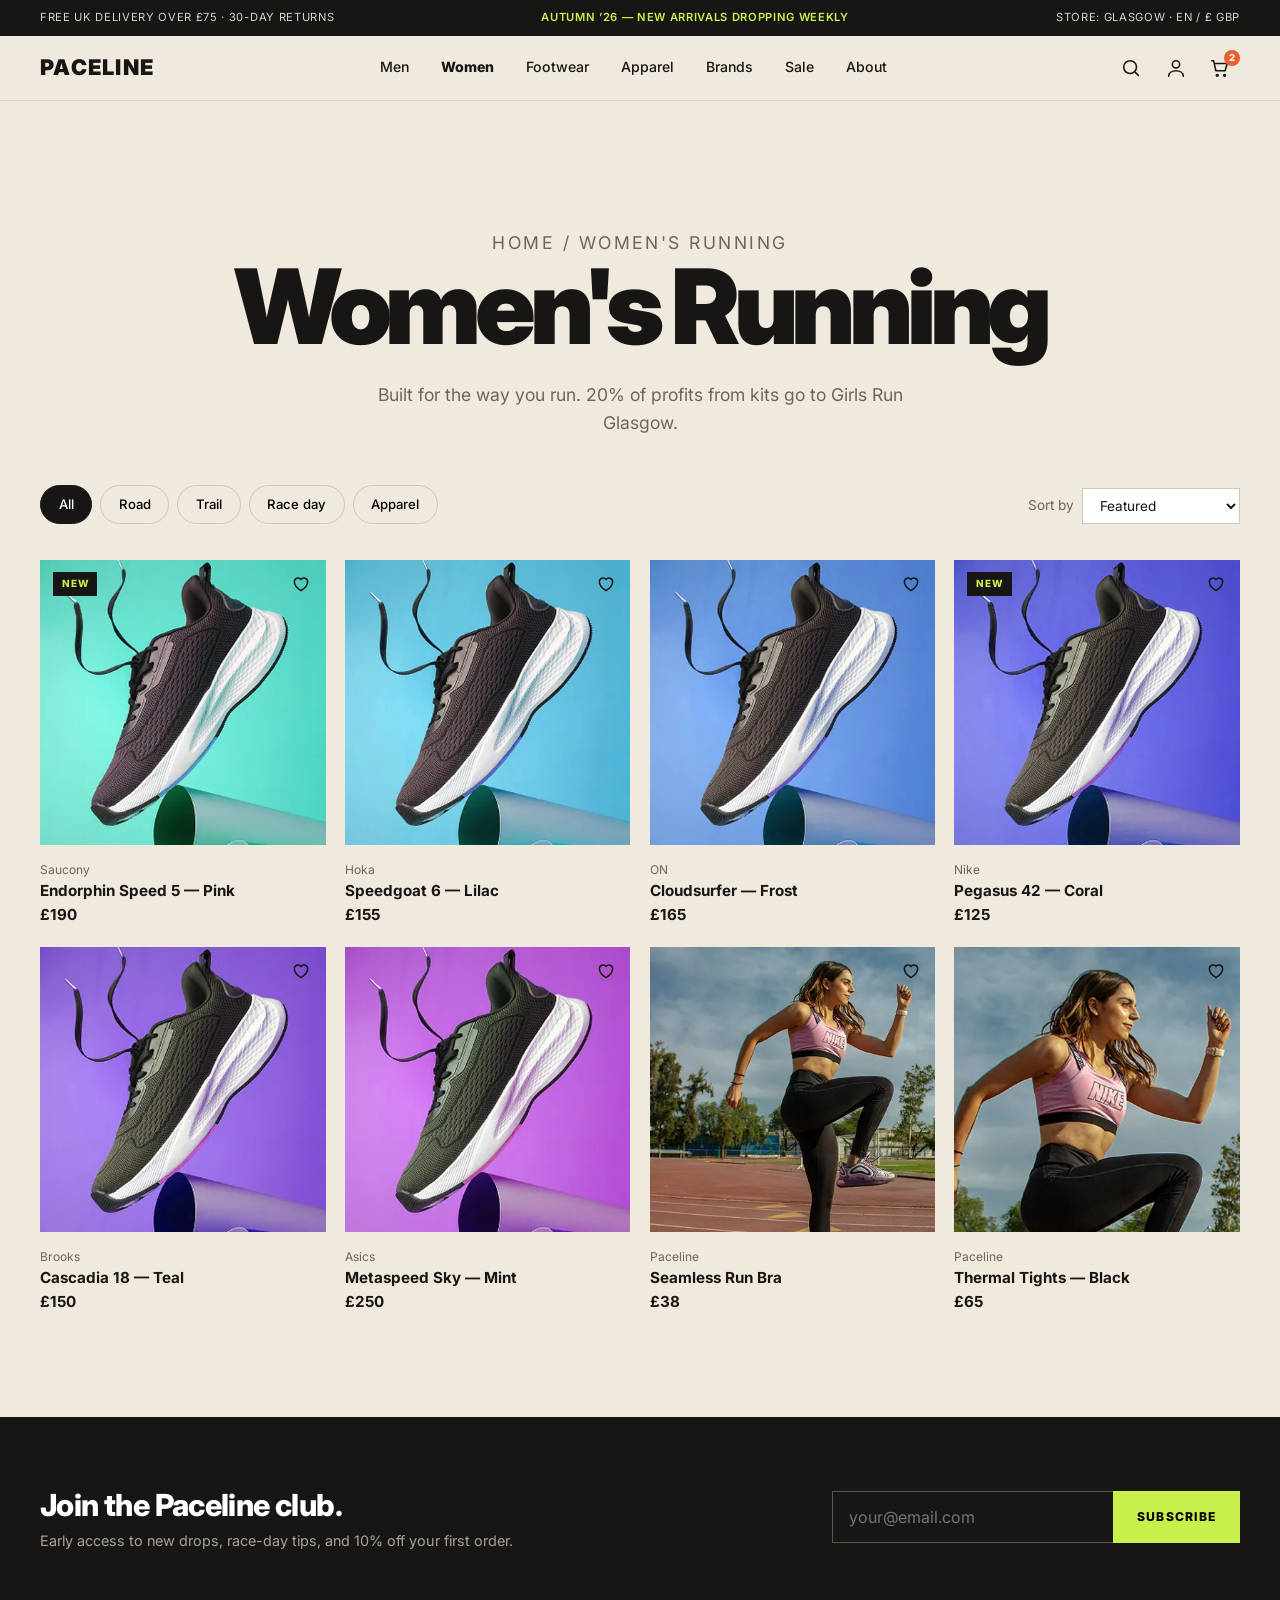
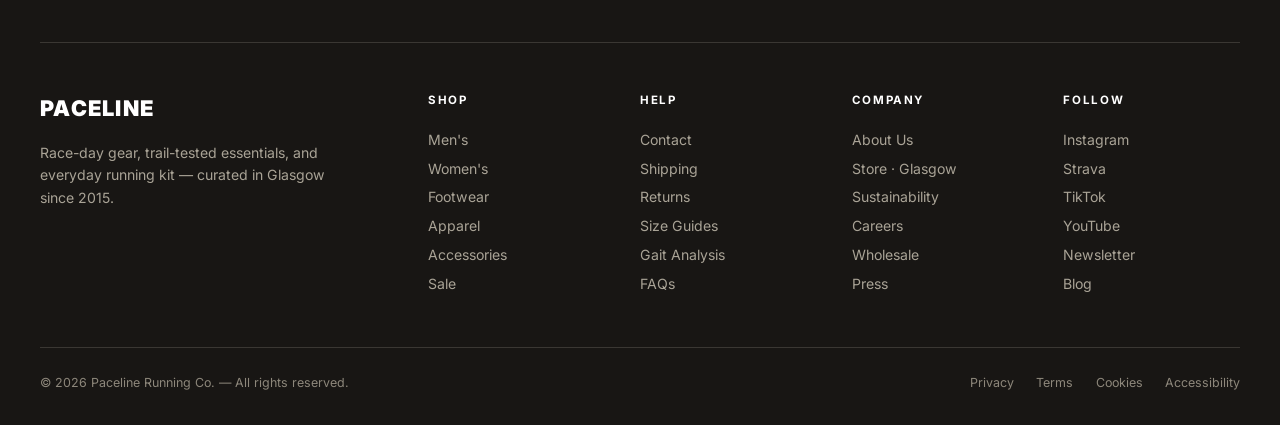
<file: women.html>
<!DOCTYPE html>
<html lang="en-GB">
<head>
<meta charset="utf-8">
<meta name="viewport" content="width=device-width, initial-scale=1">
<title>Women's Running — Paceline</title>
<meta name="description" content="Built for the way you run. 20% of profits from kits go to Girls Run Glasgow.">
<link rel="preconnect" href="https://fonts.googleapis.com"><link rel="preconnect" href="https://fonts.gstatic.com" crossorigin>
<link href="https://fonts.googleapis.com/css2?family=Inter:wght@400;500;600;700;800;900&display=swap" rel="stylesheet">
<link rel="stylesheet" href="css/styles.css">
</head>
<body>
<a class="skip" href="#main">Skip to content</a>
<div class="topbar"><div class="wrap"><span>Free UK delivery over £75 · 30-day returns</span><span class="promo">Autumn ’26 — new arrivals dropping weekly</span><span>Store: Glasgow · EN / £ GBP</span></div></div>
<header class="header"><div class="wrap">
<a class="logo" href="index.html" aria-label="Paceline home">PACELINE</a>
<nav class="nav" id="nav" aria-label="Main"><a href="men.html">Men</a><a href="women.html" aria-current="page">Women</a><a href="footwear.html">Footwear</a><a href="apparel.html">Apparel</a><a href="brands.html">Brands</a><a href="sale.html">Sale</a><a href="about.html">About</a></nav>
<div class="icons">
<button class="icon-btn" aria-label="Search"><svg viewBox="0 0 24 24" aria-hidden="true"><circle cx="11" cy="11" r="7"/><path d="m20 20-3.5-3.5"/></svg></button>
<button class="icon-btn" aria-label="Account"><svg viewBox="0 0 24 24" aria-hidden="true"><circle cx="12" cy="8" r="4"/><path d="M4 21c0-4 4-6 8-6s8 2 8 6"/></svg></button>
<button class="icon-btn" aria-label="Basket, 2 items"><svg viewBox="0 0 24 24" aria-hidden="true"><path d="M3 4h2l2.5 11h10L20 7H6"/><circle cx="9" cy="20" r="1"/><circle cx="17" cy="20" r="1"/></svg><span class="badge">2</span></button>
<button class="icon-btn menu-btn" aria-label="Menu" aria-expanded="false" aria-controls="nav"><svg viewBox="0 0 24 24" aria-hidden="true"><path d="M4 7h16M4 12h16M4 17h16"/></svg></button>
</div></div></header>
<main id="main">
<section class="page-head sm"><div class="wrap"><p class="crumb"><a href="index.html">Home</a> / Women's Running</p><h1>Women's Running</h1><p>Built for the way you run. 20% of profits from kits go to Girls Run Glasgow.</p></div></section>
<section style="padding-top:1rem"><div class="wrap"><div class="head"><div class="chips" role="group" aria-label="Filter Women's Running"><button class="chip" data-filter="all" aria-pressed="true">All</button><button class="chip" data-filter="road" aria-pressed="false">Road</button><button class="chip" data-filter="trail" aria-pressed="false">Trail</button><button class="chip" data-filter="race" aria-pressed="false">Race day</button><button class="chip" data-filter="apparel" aria-pressed="false">Apparel</button></div>
<label class="sort">Sort by <select id="sort"><option value="">Featured</option><option value="asc">Price: low to high</option><option value="desc">Price: high to low</option></select></label></div>
<ul class="grid4" id="grid"><li class="product" data-tags="race road" data-price="190"><div class="pic"><img src="assets/img/p_shoe_6.webp" width="400" height="400" alt="Endorphin Speed 5 — Pink" loading="lazy"><span class="tag">NEW</span><button class="heart" aria-pressed="false" aria-label="Save Endorphin Speed 5 — Pink"><svg viewBox="0 0 24 24" aria-hidden="true"><path d="M12 20s-8-5-8-11a4.5 4.5 0 0 1 8-2.5A4.5 4.5 0 0 1 20 9c0 6-8 11-8 11Z"/></svg></button></div><p class="brand">Saucony</p><h3>Endorphin Speed 5 — Pink</h3><p class="price">£190</p></li><li class="product" data-tags="trail" data-price="155"><div class="pic"><img src="assets/img/p_shoe_7.webp" width="400" height="400" alt="Speedgoat 6 — Lilac" loading="lazy"><button class="heart" aria-pressed="false" aria-label="Save Speedgoat 6 — Lilac"><svg viewBox="0 0 24 24" aria-hidden="true"><path d="M12 20s-8-5-8-11a4.5 4.5 0 0 1 8-2.5A4.5 4.5 0 0 1 20 9c0 6-8 11-8 11Z"/></svg></button></div><p class="brand">Hoka</p><h3>Speedgoat 6 — Lilac</h3><p class="price">£155</p></li><li class="product" data-tags="road" data-price="165"><div class="pic"><img src="assets/img/p_shoe_8.webp" width="400" height="400" alt="Cloudsurfer — Frost" loading="lazy"><button class="heart" aria-pressed="false" aria-label="Save Cloudsurfer — Frost"><svg viewBox="0 0 24 24" aria-hidden="true"><path d="M12 20s-8-5-8-11a4.5 4.5 0 0 1 8-2.5A4.5 4.5 0 0 1 20 9c0 6-8 11-8 11Z"/></svg></button></div><p class="brand">ON</p><h3>Cloudsurfer — Frost</h3><p class="price">£165</p></li><li class="product" data-tags="road" data-price="125"><div class="pic"><img src="assets/img/p_shoe_9.webp" width="400" height="400" alt="Pegasus 42 — Coral" loading="lazy"><span class="tag">NEW</span><button class="heart" aria-pressed="false" aria-label="Save Pegasus 42 — Coral"><svg viewBox="0 0 24 24" aria-hidden="true"><path d="M12 20s-8-5-8-11a4.5 4.5 0 0 1 8-2.5A4.5 4.5 0 0 1 20 9c0 6-8 11-8 11Z"/></svg></button></div><p class="brand">Nike</p><h3>Pegasus 42 — Coral</h3><p class="price">£125</p></li><li class="product" data-tags="trail" data-price="150"><div class="pic"><img src="assets/img/p_shoe_10.webp" width="400" height="400" alt="Cascadia 18 — Teal" loading="lazy"><button class="heart" aria-pressed="false" aria-label="Save Cascadia 18 — Teal"><svg viewBox="0 0 24 24" aria-hidden="true"><path d="M12 20s-8-5-8-11a4.5 4.5 0 0 1 8-2.5A4.5 4.5 0 0 1 20 9c0 6-8 11-8 11Z"/></svg></button></div><p class="brand">Brooks</p><h3>Cascadia 18 — Teal</h3><p class="price">£150</p></li><li class="product" data-tags="race" data-price="250"><div class="pic"><img src="assets/img/p_shoe_11.webp" width="400" height="400" alt="Metaspeed Sky — Mint" loading="lazy"><button class="heart" aria-pressed="false" aria-label="Save Metaspeed Sky — Mint"><svg viewBox="0 0 24 24" aria-hidden="true"><path d="M12 20s-8-5-8-11a4.5 4.5 0 0 1 8-2.5A4.5 4.5 0 0 1 20 9c0 6-8 11-8 11Z"/></svg></button></div><p class="brand">Asics</p><h3>Metaspeed Sky — Mint</h3><p class="price">£250</p></li><li class="product" data-tags="apparel" data-price="38"><div class="pic"><img src="assets/img/p_women_a.webp" width="400" height="400" alt="Seamless Run Bra" loading="lazy"><button class="heart" aria-pressed="false" aria-label="Save Seamless Run Bra"><svg viewBox="0 0 24 24" aria-hidden="true"><path d="M12 20s-8-5-8-11a4.5 4.5 0 0 1 8-2.5A4.5 4.5 0 0 1 20 9c0 6-8 11-8 11Z"/></svg></button></div><p class="brand">Paceline</p><h3>Seamless Run Bra</h3><p class="price">£38</p></li><li class="product" data-tags="apparel" data-price="65"><div class="pic"><img src="assets/img/p_women_b.webp" width="400" height="400" alt="Thermal Tights — Black" loading="lazy"><button class="heart" aria-pressed="false" aria-label="Save Thermal Tights — Black"><svg viewBox="0 0 24 24" aria-hidden="true"><path d="M12 20s-8-5-8-11a4.5 4.5 0 0 1 8-2.5A4.5 4.5 0 0 1 20 9c0 6-8 11-8 11Z"/></svg></button></div><p class="brand">Paceline</p><h3>Thermal Tights — Black</h3><p class="price">£65</p></li></ul></div></section></main>
<footer class="footer"><div class="wrap">
<div class="news"><div><h2>Join the Paceline club.</h2><p>Early access to new drops, race-day tips, and 10% off your first order.</p></div>
<form novalidate><label class="sr" for="email">Email address</label><input id="email" type="email" placeholder="your@email.com" autocomplete="email"><button>Subscribe</button></form>
<p class="msg" role="status"></p></div>
<div class="cols"><div class="about"><span class="logo">PACELINE</span>Race-day gear, trail-tested essentials, and everyday running kit — curated in Glasgow since 2015.</div>
<div><h3>Shop</h3><a href="men.html">Men's</a><a href="women.html">Women's</a><a href="footwear.html">Footwear</a><a href="apparel.html">Apparel</a><a href="apparel.html">Accessories</a><a href="sale.html">Sale</a></div><div><h3>Help</h3><a href="#">Contact</a><a href="#">Shipping</a><a href="#">Returns</a><a href="#">Size Guides</a><a href="#">Gait Analysis</a><a href="#">FAQs</a></div><div><h3>Company</h3><a href="about.html">About Us</a><a href="#">Store · Glasgow</a><a href="#">Sustainability</a><a href="#">Careers</a><a href="#">Wholesale</a><a href="#">Press</a></div><div><h3>Follow</h3><a href="#">Instagram</a><a href="#">Strava</a><a href="#">TikTok</a><a href="#">YouTube</a><a href="#">Newsletter</a><a href="#">Blog</a></div></div>
<div class="legal"><span>© 2026 Paceline Running Co. — All rights reserved.</span><ul><li><a href="#">Privacy</a></li><li><a href="#">Terms</a></li><li><a href="#">Cookies</a></li><li><a href="#">Accessibility</a></li></ul></div>
</div></footer>
<script src="js/main.js" defer></script>
</body></html>
</file>
<file: css/styles.css>
/* PACELINE – shared styles. Mobile-first; breakpoints at 700px and 1000px. */
:root{
  --cream:#f0e9dd; --paper:#f5f1ea; --ink:#181614; --lime:#c8f04d; --orange:#e8602c; --ochre:#d98a3e;
  --muted:#6b655c; --line:#cfc7b8; --white:#fff;
  --wrap:min(1200px,100% - 2.5rem);
  font-family:Inter,system-ui,-apple-system,"Segoe UI",Roboto,sans-serif;
}
*,*::before,*::after{box-sizing:border-box}
html{scroll-behavior:smooth}
body{margin:0;background:var(--cream);color:var(--ink);line-height:1.6;-webkit-font-smoothing:antialiased}
img{display:block;max-width:100%;height:auto}
a{color:inherit;text-decoration:none}
ul{list-style:none;margin:0;padding:0}
h1,h2,h3,p{margin:0}
button{font:inherit;cursor:pointer}
:focus-visible{outline:3px solid var(--orange);outline-offset:3px}
.skip{position:absolute;left:-999px;top:0;background:var(--lime);padding:.7rem 1rem;z-index:100;font-weight:700}
.skip:focus{left:0}
.sr{position:absolute;width:1px;height:1px;overflow:hidden;clip:rect(0 0 0 0);white-space:nowrap}
.wrap{width:var(--wrap);margin-inline:auto}
section{padding-block:clamp(3.5rem,8vw,6.5rem)}

/* Type */
.kicker{font-size:.72rem;font-weight:700;letter-spacing:.14em;text-transform:uppercase;color:var(--orange);margin-bottom:.6rem}
.h2{font-size:clamp(1.8rem,4vw,2.6rem);font-weight:800;letter-spacing:-.03em;line-height:1.1}
.link{font-size:.76rem;font-weight:800;letter-spacing:.1em;text-transform:uppercase;display:inline-flex;gap:.5rem;align-items:center}
.link:hover{text-decoration:underline;text-underline-offset:4px}
.btn{display:inline-flex;align-items:center;gap:.6rem;padding:1rem 1.6rem;font-size:.76rem;font-weight:800;letter-spacing:.1em;text-transform:uppercase;border:2px solid transparent;transition:background .2s,color .2s}
.btn-lime{background:var(--lime);color:var(--ink)} .btn-lime:hover{background:var(--white)}
.btn-ghost{border-color:currentColor} .btn-ghost:hover{background:var(--white);color:var(--ink)}
.btn-dark{background:var(--ink);color:var(--lime)} .btn-dark:hover{background:#000}

/* Top bar + header */
.topbar{background:var(--ink);color:#d9d4ca;font-size:.7rem;letter-spacing:.06em;text-transform:uppercase}
.topbar .wrap{display:flex;justify-content:center;padding-block:.55rem}
.topbar span:not(.promo){display:none}
.promo{color:var(--lime);font-weight:600}
.header{position:sticky;top:0;z-index:50;background:var(--cream);border-bottom:1px solid #e1d9ca}
.header .wrap{display:flex;align-items:center;justify-content:space-between;height:64px}
.logo{font-weight:900;font-size:1.35rem;letter-spacing:.06em}
.nav{position:absolute;inset:100% 0 auto;background:var(--cream);padding:1rem 1.25rem 1.5rem;display:none;flex-direction:column;border-bottom:1px solid var(--line)}
.nav.open{display:flex}
.nav a{padding:.7rem 0;font-weight:500;font-size:.95rem}
.nav a[aria-current]{font-weight:800}
.icons{display:flex;gap:.3rem;align-items:center}
.icon-btn{position:relative;background:none;border:0;padding:.55rem;display:grid;place-items:center;color:inherit}
.icon-btn svg{width:22px;height:22px;fill:none;stroke:currentColor;stroke-width:1.7;stroke-linecap:round;stroke-linejoin:round}
.badge{position:absolute;top:2px;right:0;background:var(--orange);color:#fff;font-size:.6rem;font-weight:800;min-width:16px;height:16px;border-radius:8px;display:grid;place-items:center}
.menu-btn{display:grid}

/* Hero (home) */
.hero{position:relative;min-height:min(86vh,720px);color:#fff;padding:0;display:flex;align-items:center;overflow:hidden}
.hero>img{position:absolute;inset:0;width:100%;height:100%;object-fit:cover;object-position:70% center}
.hero::after{content:"";position:absolute;inset:0;background:linear-gradient(90deg,rgba(0,0,0,.55),rgba(0,0,0,.05) 70%)}
.hero .wrap{position:relative;z-index:1;padding-block:4rem}
.hero .kicker{color:var(--lime)}
.hero h1{font-size:clamp(3.2rem,11vw,7.2rem);font-weight:900;letter-spacing:-.045em;line-height:.9}
.hero p.lead{max-width:30rem;margin-block:1.5rem 2.2rem;font-size:1.05rem;color:#f1ede5}
.hero-actions{display:flex;gap:.9rem;flex-wrap:wrap}
.dots{position:absolute;right:max(1.25rem,calc((100% - 1200px)/2));bottom:1.8rem;display:flex;gap:.5rem;z-index:2}
.dots button{width:30px;height:12px;background:none;border:0;padding:0;position:relative}
.dots button::after{content:"";position:absolute;inset:5px 0;background:rgba(255,255,255,.5)}
.dots button[aria-current=true]::after{background:#fff}
.fade{transition:opacity .35s} .fade.out{opacity:0}

/* Section heads */
.head{display:flex;flex-wrap:wrap;gap:1rem;justify-content:space-between;align-items:flex-end;margin-bottom:2.2rem}

/* Category tiles */
.grid4{display:grid;gap:1rem;grid-template-columns:1fr 1fr}
.tile{position:relative;aspect-ratio:3/4;overflow:hidden;color:#fff;display:flex;align-items:flex-end}
.tile img{position:absolute;inset:0;width:100%;height:100%;object-fit:cover;transition:transform .5s}
.tile:hover img{transform:scale(1.04)}
.tile::after{content:"";position:absolute;inset:0;background:linear-gradient(transparent 45%,rgba(0,0,0,.75))}
.tile div{position:relative;z-index:1;padding:1rem}
.tile h3{font-size:clamp(1rem,2.4vw,1.4rem);font-weight:800;letter-spacing:-.02em}
.tile p{font-size:.8rem;color:#e6e1d6;margin-bottom:.4rem}
.tile .link{color:var(--lime);font-size:.7rem}

/* Arrivals */
.chips{display:flex;gap:.5rem;flex-wrap:wrap}
.chip{border:1px solid var(--line);background:transparent;border-radius:99px;padding:.5rem 1.1rem;font-size:.82rem;font-weight:500}
.chip[aria-pressed=true]{background:var(--ink);color:#fff;border-color:var(--ink)}
.product[hidden]{display:none}
.product .pic{position:relative;aspect-ratio:1;overflow:hidden}
.product .pic img{width:100%;height:100%;object-fit:cover}
.tag{position:absolute;top:.8rem;left:.8rem;background:var(--ink);color:var(--lime);font-size:.62rem;font-weight:800;letter-spacing:.1em;padding:.25rem .55rem}
.tag.sale{background:var(--orange);color:#fff}
.heart{position:absolute;top:.5rem;right:.5rem;background:none;border:0;padding:.4rem;color:var(--ink)}
.heart svg{width:20px;height:20px;fill:none;stroke:currentColor;stroke-width:1.8}
.heart[aria-pressed=true] svg{fill:var(--orange);stroke:var(--orange)}
.product .brand{font-size:.75rem;color:var(--muted);margin-top:.9rem}
.product h3{font-size:.95rem;font-weight:700}
.product .price{font-weight:700;font-size:.95rem}

/* Story (home) */
.split{display:grid;padding:0}
.split>img{width:100%;height:100%;object-fit:cover;min-height:320px}
.split .copy{background:var(--ink);color:#fff;padding:clamp(2.5rem,7vw,5rem) 1.25rem}
.split .copy>*{max-width:34rem}
.split .kicker{color:var(--lime)}
.split p.body{color:#bdb7ab;margin-block:1.3rem 1.8rem}
.stats{display:flex;gap:2rem;margin-bottom:2rem;flex-wrap:wrap}
.stats strong{display:block;font-size:2.4rem;font-weight:900;color:var(--lime);line-height:1}
.stats span{font-size:.68rem;letter-spacing:.1em;text-transform:uppercase;color:#a9a396}

/* Explore (men/women) */
.grid2{display:grid;gap:1.2rem}
.feature{position:relative;aspect-ratio:4/3.4;overflow:hidden;color:#fff;display:flex;align-items:flex-end}
.feature img{position:absolute;inset:0;width:100%;height:100%;object-fit:cover}
.feature::after{content:"";position:absolute;inset:0;background:linear-gradient(transparent 35%,rgba(0,0,0,.7))}
.feature div{position:relative;z-index:1;padding:clamp(1.2rem,4vw,2rem)}
.feature h3{font-size:clamp(1.7rem,4vw,2.4rem);font-weight:900;letter-spacing:-.03em;line-height:1.1}
.feature p{margin-block:.4rem 1rem;font-size:.9rem}
.feature .link{color:var(--lime)} .feature.men .link{color:#ff7a45}

/* Newsletter + footer */
.footer{background:var(--ink);color:#fff;padding-block:4rem 2rem}
.news{display:grid;gap:1.5rem;padding-bottom:3rem;border-bottom:1px solid #3a3733}
.news h2{font-size:1.9rem;font-weight:800;letter-spacing:-.02em}
.news p{color:#a9a396;font-size:.9rem}
.news form{display:flex;max-width:480px;width:100%}
.news input{flex:1;min-width:0;background:transparent;border:1px solid #5a554d;border-right:0;color:#fff;padding:0 1rem;height:52px;font:inherit}
.news button{background:var(--lime);border:0;font-weight:800;letter-spacing:.1em;font-size:.76rem;padding:0 1.5rem;text-transform:uppercase}
.news .msg{grid-column:1/-1;font-size:.85rem;min-height:1.3em;color:var(--lime)} .news .msg.err{color:#ff8a65}
.cols{display:grid;grid-template-columns:1fr 1fr;gap:2.2rem;padding-block:3rem}
.cols .about{grid-column:1/-1;max-width:20rem;color:#a9a396;font-size:.88rem}
.cols .about .logo{display:block;color:#fff;margin-bottom:1rem}
.cols h3{font-size:.72rem;letter-spacing:.14em;text-transform:uppercase;margin-bottom:1rem}
.cols a{display:block;color:#a9a396;font-size:.88rem;padding:.2rem 0}
.cols a:hover{color:#fff}
.legal{display:flex;flex-wrap:wrap;gap:1rem;justify-content:space-between;border-top:1px solid #3a3733;padding-top:1.6rem;font-size:.78rem;color:#8d877b}
.legal ul{display:flex;gap:1.4rem}

/* About page */
.page-head{text-align:center;padding-bottom:2rem}
.crumb{font-size:.72rem;letter-spacing:.14em;text-transform:uppercase;color:var(--muted);margin-bottom:1.2rem}
.page-head h1{font-size:clamp(4rem,17vw,10.5rem);font-weight:900;letter-spacing:-.06em;line-height:.95}
.page-head p{max-width:34rem;margin:1.6rem auto 0;color:var(--muted);font-size:1.1rem}
.banner{width:100%;aspect-ratio:1312/480;object-fit:cover;min-height:200px}
.why{display:grid;gap:2rem}
.why p+p{margin-top:1rem} .why .body{color:var(--muted);max-width:34rem}
.sign{font-weight:700;margin-top:2.5rem}
.values{background:var(--paper)}
.cards{display:grid;gap:1rem}
.card{background:var(--white);padding:2rem}
.card .n{font-size:3rem;font-weight:900;letter-spacing:-.04em;line-height:1}
.card h3{font-size:1.2rem;font-weight:800;margin-block:.8rem}
.card p{font-size:.88rem;color:var(--muted)}
.timeline{display:grid;gap:2rem}
.timeline li{border-top:1px solid var(--line);padding-top:1rem}
.timeline .y{font-size:2.6rem;font-weight:900;letter-spacing:-.04em;color:var(--orange);line-height:1}
.timeline h3{font-size:1.1rem;font-weight:800;margin-block:.7rem .4rem}
.timeline p{font-size:.85rem;color:var(--muted)}
.visit{padding:0}
.visit .copy h2{font-size:clamp(2.2rem,5vw,3.4rem);font-weight:800;letter-spacing:-.03em;line-height:1.1}
.visit address{font-style:normal;color:#bdb7ab;margin-top:1.2rem}
.visit img{aspect-ratio:1;max-height:640px}
.founders{display:grid;gap:1.2rem}
.person{background:var(--white)}
.person .pic{position:relative}
.person .pic img{width:100%;aspect-ratio:644/460;object-fit:cover}
.pill{position:absolute;left:1rem;bottom:1rem;background:var(--lime);font-size:.7rem;font-weight:800;padding:.3rem .8rem;border-radius:99px}
.person div.txt{padding:1.6rem 2rem 2.2rem}
.person h3{font-size:1.6rem;font-weight:800;letter-spacing:-.02em}
.person .role{font-size:.78rem;font-weight:700;color:var(--orange);margin-block:.3rem .8rem}
.person p{font-size:.9rem;color:var(--muted)}
.cta{background:var(--lime);text-align:center}
.cta small{display:block;font-size:.72rem;font-weight:800;letter-spacing:.14em;text-transform:uppercase;margin-bottom:1.5rem}
.cta h2{font-size:clamp(2.6rem,8vw,5.6rem);font-weight:900;letter-spacing:-.05em;line-height:.95;max-width:11em;margin:0 auto 2.2rem}
.cta .hero-actions{justify-content:center}

/* Shop pages */
.page-head.sm h1{font-size:clamp(3rem,11vw,6.5rem)}
.sort{font-size:.85rem;color:var(--muted);display:flex;gap:.5rem;align-items:center}
.sort select{font:inherit;color:var(--ink);background:var(--white);border:1px solid var(--line);padding:.5rem .8rem}
.price s{color:var(--muted);font-weight:400;margin-right:.3rem}
.bcard{display:flex;flex-direction:column;justify-content:space-between;gap:2rem;min-height:150px;background:var(--white);padding:1.6rem 1.3rem;transition:background .2s,color .2s}
.bcard span{font-size:clamp(1.3rem,3vw,1.8rem);font-weight:900;letter-spacing:-.03em}
.bcard small{color:var(--muted);font-size:.8rem}
.bcard:hover{background:var(--ink);color:var(--lime)} .bcard:hover small{color:#bdb7ab}

@media(min-width:700px){
  .topbar .wrap{justify-content:space-between}
  .topbar span:not(.promo){display:block}
  .grid2,.founders{grid-template-columns:1fr 1fr}
  .cards{grid-template-columns:repeat(3,1fr)}
  .timeline{grid-template-columns:repeat(2,1fr)}
  .news{grid-template-columns:1fr auto;align-items:center}
  .cols{grid-template-columns:2fr 1fr 1fr 1fr 1fr}
  .cols .about{grid-column:auto}
  .why{grid-template-columns:1fr 1fr}
  .split{grid-template-columns:1fr 1fr}
  .split .copy{padding-inline:clamp(2rem,6vw,5rem)}
}
@media(min-width:1000px){
  .menu-btn{display:none}
  .nav{position:static;display:flex;flex-direction:row;gap:2rem;padding:0;border:0;background:none}
  .nav a{font-size:.88rem;padding:0}
  .grid4{grid-template-columns:repeat(4,1fr);gap:1.2rem}
  .timeline{grid-template-columns:repeat(4,1fr)}
}
@media(prefers-reduced-motion:reduce){*{transition:none!important;scroll-behavior:auto!important}}
</file>
